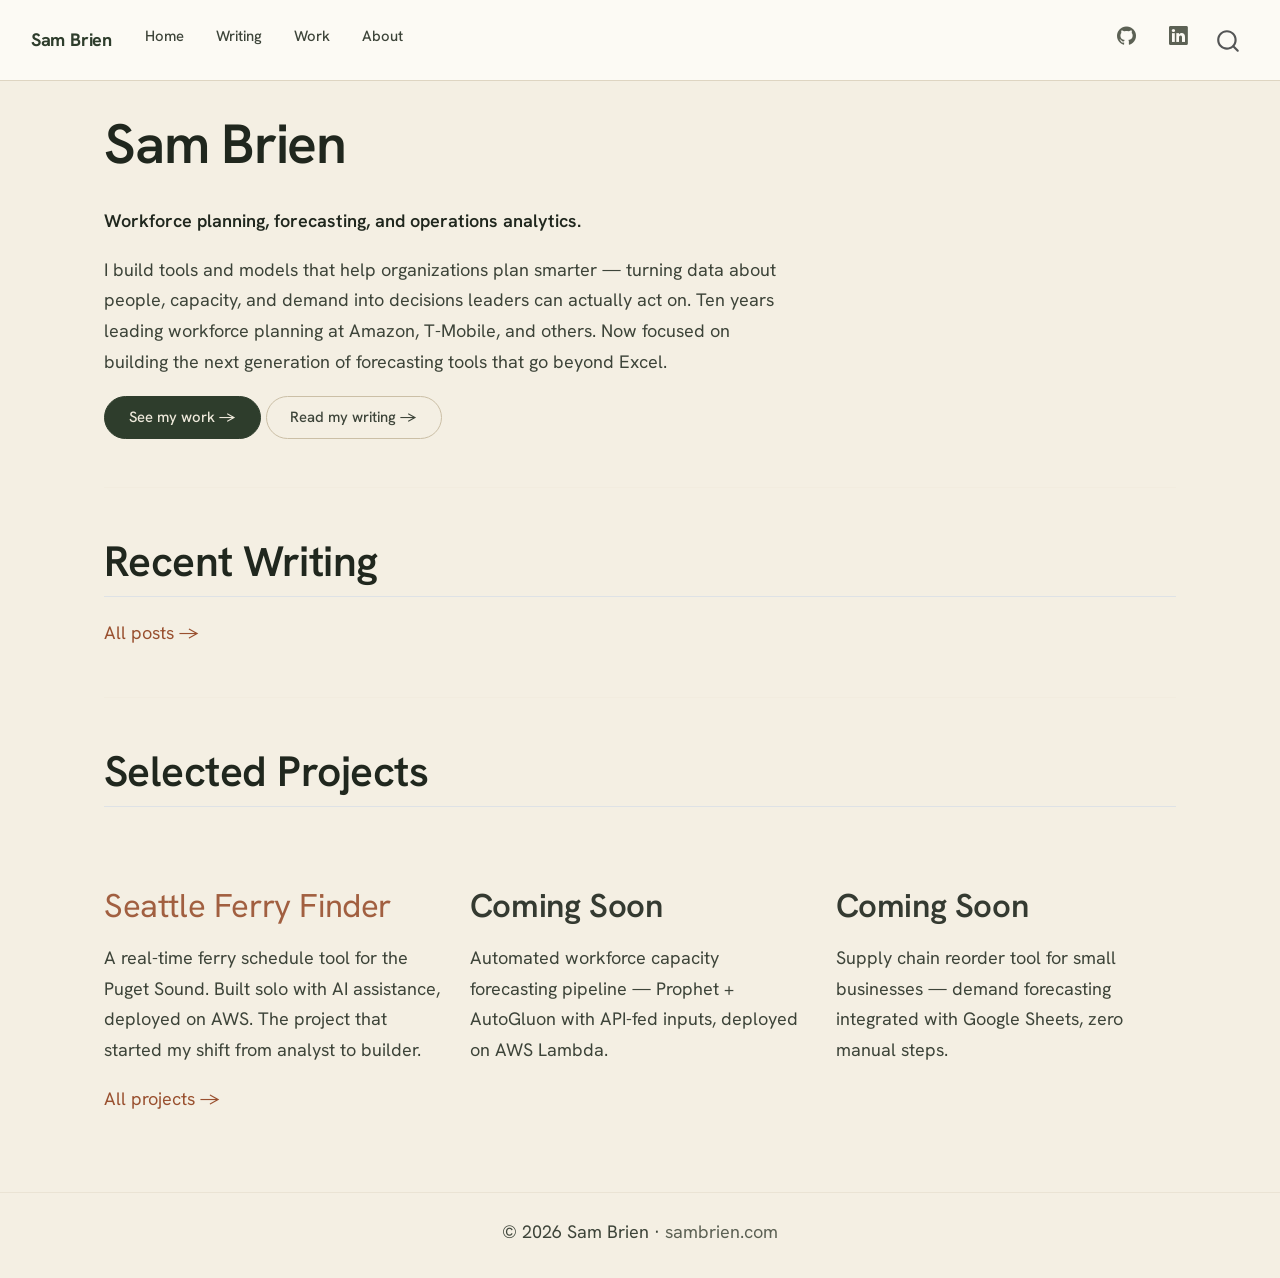
<file: index.html>
<!DOCTYPE html>
<html xmlns="http://www.w3.org/1999/xhtml" lang="en" xml:lang="en"><head>

<meta charset="utf-8">
<meta name="generator" content="quarto-1.9.38">

<meta name="viewport" content="width=device-width, initial-scale=1.0, user-scalable=yes">


<title>Sam Brien</title>
<style>
/* Default styles provided by pandoc.
** See https://pandoc.org/MANUAL.html#variables-for-html for config info.
*/
code{white-space: pre-wrap;}
span.smallcaps{font-variant: small-caps;}
div.columns{display: flex; gap: min(4vw, 1.5em);}
div.column{flex: auto; overflow-x: auto;}
div.hanging-indent{margin-left: 1.5em; text-indent: -1.5em;}
ul.task-list{list-style: none;}
ul.task-list li input[type="checkbox"] {
  width: 0.8em;
  margin: 0 0.8em 0.2em -1em; /* quarto-specific, see https://github.com/quarto-dev/quarto-cli/issues/4556 */ 
  vertical-align: middle;
}
</style>


<script src="site_libs/quarto-nav/quarto-nav.js"></script>
<script src="site_libs/quarto-nav/headroom.min.js"></script>
<script src="site_libs/clipboard/clipboard.min.js"></script>
<script src="site_libs/quarto-search/autocomplete.umd.js"></script>
<script src="site_libs/quarto-search/fuse.min.js"></script>
<script src="site_libs/quarto-search/quarto-search.js"></script>
<meta name="quarto:offset" content="./">
<link href="./assets/favicon.ico" rel="icon">
<script src="site_libs/quarto-html/quarto.js" type="module"></script>
<script src="site_libs/quarto-html/tabsets/tabsets.js" type="module"></script>
<script src="site_libs/quarto-html/popper.min.js"></script>
<script src="site_libs/quarto-html/tippy.umd.min.js"></script>
<link href="site_libs/quarto-html/tippy.css" rel="stylesheet">
<link href="site_libs/quarto-html/quarto-syntax-highlighting-15634bcf2e68342d4ad2dfa704d543f6.css" rel="stylesheet" id="quarto-text-highlighting-styles">
<script src="site_libs/bootstrap/bootstrap.min.js"></script>
<link href="site_libs/bootstrap/bootstrap-icons.css" rel="stylesheet">
<link href="site_libs/bootstrap/bootstrap-9077ea794c0cdbb0e8f18d697f1655a2.min.css" rel="stylesheet" append-hash="true" id="quarto-bootstrap" data-mode="light">
<script id="quarto-search-options" type="application/json">{
  "location": "navbar",
  "copy-button": false,
  "collapse-after": 3,
  "panel-placement": "end",
  "type": "overlay",
  "limit": 50,
  "keyboard-shortcut": [
    "f",
    "/",
    "s"
  ],
  "show-item-context": false,
  "language": {
    "search-no-results-text": "No results",
    "search-matching-documents-text": "matching documents",
    "search-copy-link-title": "Copy link to search",
    "search-hide-matches-text": "Hide additional matches",
    "search-more-match-text": "more match in this document",
    "search-more-matches-text": "more matches in this document",
    "search-clear-button-title": "Clear",
    "search-text-placeholder": "",
    "search-detached-cancel-button-title": "Cancel",
    "search-submit-button-title": "Submit",
    "search-label": "Search"
  }
}</script>


<link rel="stylesheet" href="colors_and_type.css">
<link rel="stylesheet" href="styles.css">
<meta property="og:title" content="– Sam Brien">
<meta property="og:description" content="Workforce planning, forecasting, and operations analytics">
<meta property="og:site_name" content="Sam Brien">
<meta name="twitter:title" content="– Sam Brien">
<meta name="twitter:description" content="Workforce planning, forecasting, and operations analytics">
<meta name="twitter:creator" content="@pugetbound">
<meta name="twitter:card" content="summary">
</head>

<body class="nav-fixed quarto-light">

<div id="quarto-search-results"></div>
  <header id="quarto-header" class="headroom fixed-top">
    <nav class="navbar navbar-expand-lg " data-bs-theme="dark">
      <div class="navbar-container container-fluid">
      <div class="navbar-brand-container mx-auto">
    <a class="navbar-brand" href="./index.html">
    <span class="navbar-title">Sam Brien</span>
    </a>
  </div>
            <div id="quarto-search" class="" title="Search"></div>
          <button class="navbar-toggler" type="button" data-bs-toggle="collapse" data-bs-target="#navbarCollapse" aria-controls="navbarCollapse" role="menu" aria-expanded="false" aria-label="Toggle navigation" onclick="if (window.quartoToggleHeadroom) { window.quartoToggleHeadroom(); }">
  <span class="navbar-toggler-icon"></span>
</button>
          <div class="collapse navbar-collapse" id="navbarCollapse">
            <ul class="navbar-nav navbar-nav-scroll me-auto">
  <li class="nav-item">
    <a class="nav-link active" href="./index.html" aria-current="page"> 
<span class="menu-text">Home</span></a>
  </li>  
  <li class="nav-item">
    <a class="nav-link" href="./blog/index.html"> 
<span class="menu-text">Writing</span></a>
  </li>  
  <li class="nav-item">
    <a class="nav-link" href="./portfolio/index.html"> 
<span class="menu-text">Work</span></a>
  </li>  
  <li class="nav-item">
    <a class="nav-link" href="./about.html"> 
<span class="menu-text">About</span></a>
  </li>  
</ul>
            <ul class="navbar-nav navbar-nav-scroll ms-auto">
  <li class="nav-item compact">
    <a class="nav-link" href="https://github.com/pugetbound"> <i class="bi bi-github" role="img" aria-label="GitHub">
</i> 
<span class="menu-text"></span></a>
  </li>  
  <li class="nav-item compact">
    <a class="nav-link" href="https://linkedin.com/in/sambrien"> <i class="bi bi-linkedin" role="img" aria-label="LinkedIn">
</i> 
<span class="menu-text"></span></a>
  </li>  
</ul>
          </div> <!-- /navcollapse -->
            <div class="quarto-navbar-tools">
</div>
      </div> <!-- /container-fluid -->
    </nav>
</header>
<!-- content -->
<div id="quarto-content" class="quarto-container page-columns page-rows-contents page-layout-full page-navbar">
<!-- sidebar -->
<!-- margin-sidebar -->
    
<!-- main -->
<main class="content column-page" id="quarto-document-content"><header id="title-block-header" class="quarto-title-block"></header>




<section id="sam-brien" class="level1 hero">
<h1>Sam Brien</h1>
<p><strong>Workforce planning, forecasting, and operations analytics.</strong></p>
<p>I build tools and models that help organizations plan smarter — turning data about people, capacity, and demand into decisions leaders can actually act on. Ten years leading workforce planning at Amazon, T-Mobile, and others. Now focused on building the next generation of forecasting tools that go beyond Excel.</p>
<p><a href="./portfolio/index.html" class="btn btn-primary">See my work →</a> <a href="./blog/index.html" class="btn btn-outline-secondary">Read my writing →</a></p>
</section>
<hr>
<section id="recent-writing" class="level2">
<h2 data-anchor-id="recent-writing">Recent Writing</h2>
<div class="listing-recent">

</div>
<!-- Recent posts will auto-populate here once you have posts -->
<p><a href="./blog/index.html">All posts →</a></p>
<hr>
</section>
<section id="selected-projects" class="level2">
<h2 data-anchor-id="selected-projects">Selected Projects</h2>
<div class="grid">
<section id="seattle-ferry-finder" class="level3 g-col-12 g-col-md-4">
<h3 data-anchor-id="seattle-ferry-finder"><a href="./portfolio/seattle-ferry-finder/index.html">Seattle Ferry Finder</a></h3>
<p>A real-time ferry schedule tool for the Puget Sound. Built solo with AI assistance, deployed on AWS. The project that started my shift from analyst to builder.</p>
</section>
<section id="coming-soon" class="level3 g-col-12 g-col-md-4">
<h3 data-anchor-id="coming-soon">Coming Soon</h3>
<p>Automated workforce capacity forecasting pipeline — Prophet + AutoGluon with API-fed inputs, deployed on AWS Lambda.</p>
</section>
<section id="coming-soon-1" class="level3 g-col-12 g-col-md-4">
<h3 data-anchor-id="coming-soon-1">Coming Soon</h3>
<p>Supply chain reorder tool for small businesses — demand forecasting integrated with Google Sheets, zero manual steps.</p>
</section>
</div>
<p><a href="./portfolio/index.html">All projects →</a></p>


</section>

</main> <!-- /main -->
<script id="quarto-html-after-body" type="application/javascript">
  window.document.addEventListener("DOMContentLoaded", function (event) {
    const isCodeAnnotation = (el) => {
      for (const clz of el.classList) {
        if (clz.startsWith('code-annotation-')) {                     
          return true;
        }
      }
      return false;
    }
    const onCopySuccess = function(e) {
      // button target
      const button = e.trigger;
      // don't keep focus
      button.blur();
      // flash "checked"
      button.classList.add('code-copy-button-checked');
      var currentTitle = button.getAttribute("title");
      button.setAttribute("title", "Copied!");
      let tooltip;
      if (window.bootstrap) {
        button.setAttribute("data-bs-toggle", "tooltip");
        button.setAttribute("data-bs-placement", "left");
        button.setAttribute("data-bs-title", "Copied!");
        tooltip = new bootstrap.Tooltip(button, 
          { trigger: "manual", 
            customClass: "code-copy-button-tooltip",
            offset: [0, -8]});
        tooltip.show();    
      }
      setTimeout(function() {
        if (tooltip) {
          tooltip.hide();
          button.removeAttribute("data-bs-title");
          button.removeAttribute("data-bs-toggle");
          button.removeAttribute("data-bs-placement");
        }
        button.setAttribute("title", currentTitle);
        button.classList.remove('code-copy-button-checked');
      }, 1000);
      // clear code selection
      e.clearSelection();
    }
    const getTextToCopy = function(trigger) {
      const outerScaffold = trigger.parentElement.cloneNode(true);
      const codeEl = outerScaffold.querySelector('code');
      for (const childEl of codeEl.children) {
        if (isCodeAnnotation(childEl)) {
          childEl.remove();
        }
      }
      return codeEl.innerText;
    }
    const clipboard = new window.ClipboardJS('.code-copy-button:not([data-in-quarto-modal])', {
      text: getTextToCopy
    });
    clipboard.on('success', onCopySuccess);
    if (window.document.getElementById('quarto-embedded-source-code-modal')) {
      const clipboardModal = new window.ClipboardJS('.code-copy-button[data-in-quarto-modal]', {
        text: getTextToCopy,
        container: window.document.getElementById('quarto-embedded-source-code-modal')
      });
      clipboardModal.on('success', onCopySuccess);
    }
      var localhostRegex = new RegExp(/^(?:http|https):\/\/localhost\:?[0-9]*\//);
      var mailtoRegex = new RegExp(/^mailto:/);
        var filterRegex = new RegExp("https:\/\/sambrien\.com");
      var isInternal = (href) => {
          return filterRegex.test(href) || localhostRegex.test(href) || mailtoRegex.test(href);
      }
      // Inspect non-navigation links and adorn them if external
     var links = window.document.querySelectorAll('a[href]:not(.nav-link):not(.navbar-brand):not(.toc-action):not(.sidebar-link):not(.sidebar-item-toggle):not(.pagination-link):not(.no-external):not([aria-hidden]):not(.dropdown-item):not(.quarto-navigation-tool):not(.about-link)');
      for (var i=0; i<links.length; i++) {
        const link = links[i];
        if (!isInternal(link.href)) {
          // undo the damage that might have been done by quarto-nav.js in the case of
          // links that we want to consider external
          if (link.dataset.originalHref !== undefined) {
            link.href = link.dataset.originalHref;
          }
            // target, if specified
            link.setAttribute("target", "_blank");
            if (link.getAttribute("rel") === null) {
              link.setAttribute("rel", "noopener");
            }
        }
      }
    function tippyHover(el, contentFn, onTriggerFn, onUntriggerFn) {
      const config = {
        allowHTML: true,
        maxWidth: 500,
        delay: 100,
        arrow: false,
        appendTo: function(el) {
            return el.parentElement;
        },
        interactive: true,
        interactiveBorder: 10,
        theme: 'quarto',
        placement: 'bottom-start',
      };
      if (contentFn) {
        config.content = contentFn;
      }
      if (onTriggerFn) {
        config.onTrigger = onTriggerFn;
      }
      if (onUntriggerFn) {
        config.onUntrigger = onUntriggerFn;
      }
      window.tippy(el, config); 
    }
    const noterefs = window.document.querySelectorAll('a[role="doc-noteref"]');
    for (var i=0; i<noterefs.length; i++) {
      const ref = noterefs[i];
      tippyHover(ref, function() {
        // use id or data attribute instead here
        let href = ref.getAttribute('data-footnote-href') || ref.getAttribute('href');
        try { href = new URL(href).hash; } catch {}
        const id = href.replace(/^#\/?/, "");
        const note = window.document.getElementById(id);
        if (note) {
          return note.innerHTML;
        } else {
          return "";
        }
      });
    }
    const xrefs = window.document.querySelectorAll('a.quarto-xref');
    const processXRef = (id, note) => {
      // Strip column container classes
      const stripColumnClz = (el) => {
        el.classList.remove("page-full", "page-columns");
        if (el.children) {
          for (const child of el.children) {
            stripColumnClz(child);
          }
        }
      }
      stripColumnClz(note)
      if (id === null || id.startsWith('sec-')) {
        // Special case sections, only their first couple elements
        const container = document.createElement("div");
        if (note.children && note.children.length > 2) {
          container.appendChild(note.children[0].cloneNode(true));
          for (let i = 1; i < note.children.length; i++) {
            const child = note.children[i];
            if (child.tagName === "P" && child.innerText === "") {
              continue;
            } else {
              container.appendChild(child.cloneNode(true));
              break;
            }
          }
          if (window.Quarto?.typesetMath) {
            window.Quarto.typesetMath(container);
          }
          return container.innerHTML
        } else {
          if (window.Quarto?.typesetMath) {
            window.Quarto.typesetMath(note);
          }
          return note.innerHTML;
        }
      } else {
        // Remove any anchor links if they are present
        const anchorLink = note.querySelector('a.anchorjs-link');
        if (anchorLink) {
          anchorLink.remove();
        }
        if (window.Quarto?.typesetMath) {
          window.Quarto.typesetMath(note);
        }
        if (note.classList.contains("callout")) {
          return note.outerHTML;
        } else {
          return note.innerHTML;
        }
      }
    }
    for (var i=0; i<xrefs.length; i++) {
      const xref = xrefs[i];
      tippyHover(xref, undefined, function(instance) {
        instance.disable();
        let url = xref.getAttribute('href');
        let hash = undefined; 
        if (url.startsWith('#')) {
          hash = url;
        } else {
          try { hash = new URL(url).hash; } catch {}
        }
        if (hash) {
          const id = hash.replace(/^#\/?/, "");
          const note = window.document.getElementById(id);
          if (note !== null) {
            try {
              const html = processXRef(id, note.cloneNode(true));
              instance.setContent(html);
            } finally {
              instance.enable();
              instance.show();
            }
          } else {
            // See if we can fetch this
            fetch(url.split('#')[0])
            .then(res => res.text())
            .then(html => {
              const parser = new DOMParser();
              const htmlDoc = parser.parseFromString(html, "text/html");
              const note = htmlDoc.getElementById(id);
              if (note !== null) {
                const html = processXRef(id, note);
                instance.setContent(html);
              } 
            }).finally(() => {
              instance.enable();
              instance.show();
            });
          }
        } else {
          // See if we can fetch a full url (with no hash to target)
          // This is a special case and we should probably do some content thinning / targeting
          fetch(url)
          .then(res => res.text())
          .then(html => {
            const parser = new DOMParser();
            const htmlDoc = parser.parseFromString(html, "text/html");
            const note = htmlDoc.querySelector('main.content');
            if (note !== null) {
              // This should only happen for chapter cross references
              // (since there is no id in the URL)
              // remove the first header
              if (note.children.length > 0 && note.children[0].tagName === "HEADER") {
                note.children[0].remove();
              }
              const html = processXRef(null, note);
              instance.setContent(html);
            } 
          }).finally(() => {
            instance.enable();
            instance.show();
          });
        }
      }, function(instance) {
      });
    }
        let selectedAnnoteEl;
        const selectorForAnnotation = ( cell, annotation) => {
          let cellAttr = 'data-code-cell="' + cell + '"';
          let lineAttr = 'data-code-annotation="' +  annotation + '"';
          const selector = 'span[' + cellAttr + '][' + lineAttr + ']';
          return selector;
        }
        const selectCodeLines = (annoteEl) => {
          const doc = window.document;
          const targetCell = annoteEl.getAttribute("data-target-cell");
          const targetAnnotation = annoteEl.getAttribute("data-target-annotation");
          const annoteSpan = window.document.querySelector(selectorForAnnotation(targetCell, targetAnnotation));
          const lines = annoteSpan.getAttribute("data-code-lines").split(",");
          const lineIds = lines.map((line) => {
            return targetCell + "-" + line;
          })
          let top = null;
          let height = null;
          let parent = null;
          if (lineIds.length > 0) {
              //compute the position of the single el (top and bottom and make a div)
              const el = window.document.getElementById(lineIds[0]);
              top = el.offsetTop;
              height = el.offsetHeight;
              parent = el.parentElement.parentElement;
            if (lineIds.length > 1) {
              const lastEl = window.document.getElementById(lineIds[lineIds.length - 1]);
              const bottom = lastEl.offsetTop + lastEl.offsetHeight;
              height = bottom - top;
            }
            if (top !== null && height !== null && parent !== null) {
              // cook up a div (if necessary) and position it 
              let div = window.document.getElementById("code-annotation-line-highlight");
              if (div === null) {
                div = window.document.createElement("div");
                div.setAttribute("id", "code-annotation-line-highlight");
                div.style.position = 'absolute';
                parent.appendChild(div);
              }
              div.style.top = top - 2 + "px";
              div.style.height = height + 4 + "px";
              div.style.left = 0;
              let gutterDiv = window.document.getElementById("code-annotation-line-highlight-gutter");
              if (gutterDiv === null) {
                gutterDiv = window.document.createElement("div");
                gutterDiv.setAttribute("id", "code-annotation-line-highlight-gutter");
                gutterDiv.style.position = 'absolute';
                const codeCell = window.document.getElementById(targetCell);
                const gutter = codeCell.querySelector('.code-annotation-gutter');
                gutter.appendChild(gutterDiv);
              }
              gutterDiv.style.top = top - 2 + "px";
              gutterDiv.style.height = height + 4 + "px";
            }
            selectedAnnoteEl = annoteEl;
          }
        };
        const unselectCodeLines = () => {
          const elementsIds = ["code-annotation-line-highlight", "code-annotation-line-highlight-gutter"];
          elementsIds.forEach((elId) => {
            const div = window.document.getElementById(elId);
            if (div) {
              div.remove();
            }
          });
          selectedAnnoteEl = undefined;
        };
          // Handle positioning of the toggle
      window.addEventListener(
        "resize",
        throttle(() => {
          elRect = undefined;
          if (selectedAnnoteEl) {
            selectCodeLines(selectedAnnoteEl);
          }
        }, 10)
      );
      function throttle(fn, ms) {
      let throttle = false;
      let timer;
        return (...args) => {
          if(!throttle) { // first call gets through
              fn.apply(this, args);
              throttle = true;
          } else { // all the others get throttled
              if(timer) clearTimeout(timer); // cancel #2
              timer = setTimeout(() => {
                fn.apply(this, args);
                timer = throttle = false;
              }, ms);
          }
        };
      }
        // Attach click handler to the DT
        const annoteDls = window.document.querySelectorAll('dt[data-target-cell]');
        for (const annoteDlNode of annoteDls) {
          annoteDlNode.addEventListener('click', (event) => {
            const clickedEl = event.target;
            if (clickedEl !== selectedAnnoteEl) {
              unselectCodeLines();
              const activeEl = window.document.querySelector('dt[data-target-cell].code-annotation-active');
              if (activeEl) {
                activeEl.classList.remove('code-annotation-active');
              }
              selectCodeLines(clickedEl);
              clickedEl.classList.add('code-annotation-active');
            } else {
              // Unselect the line
              unselectCodeLines();
              clickedEl.classList.remove('code-annotation-active');
            }
          });
        }
    const findCites = (el) => {
      const parentEl = el.parentElement;
      if (parentEl) {
        const cites = parentEl.dataset.cites;
        if (cites) {
          return {
            el,
            cites: cites.split(' ')
          };
        } else {
          return findCites(el.parentElement)
        }
      } else {
        return undefined;
      }
    };
    var bibliorefs = window.document.querySelectorAll('a[role="doc-biblioref"]');
    for (var i=0; i<bibliorefs.length; i++) {
      const ref = bibliorefs[i];
      const citeInfo = findCites(ref);
      if (citeInfo) {
        tippyHover(citeInfo.el, function() {
          var popup = window.document.createElement('div');
          citeInfo.cites.forEach(function(cite) {
            var citeDiv = window.document.createElement('div');
            citeDiv.classList.add('hanging-indent');
            citeDiv.classList.add('csl-entry');
            var biblioDiv = window.document.getElementById('ref-' + cite);
            if (biblioDiv) {
              citeDiv.innerHTML = biblioDiv.innerHTML;
            }
            popup.appendChild(citeDiv);
          });
          return popup.innerHTML;
        });
      }
    }
  });
  </script>
</div> <!-- /content -->
<footer class="footer">
  <div class="nav-footer">
    <div class="nav-footer-left">
      &nbsp;
    </div>   
    <div class="nav-footer-center">
<p>© 2026 Sam Brien · <a href="https://sambrien.com">sambrien.com</a></p>
</div>
    <div class="nav-footer-right">
      &nbsp;
    </div>
  </div>
</footer>




</body></html>
</file>
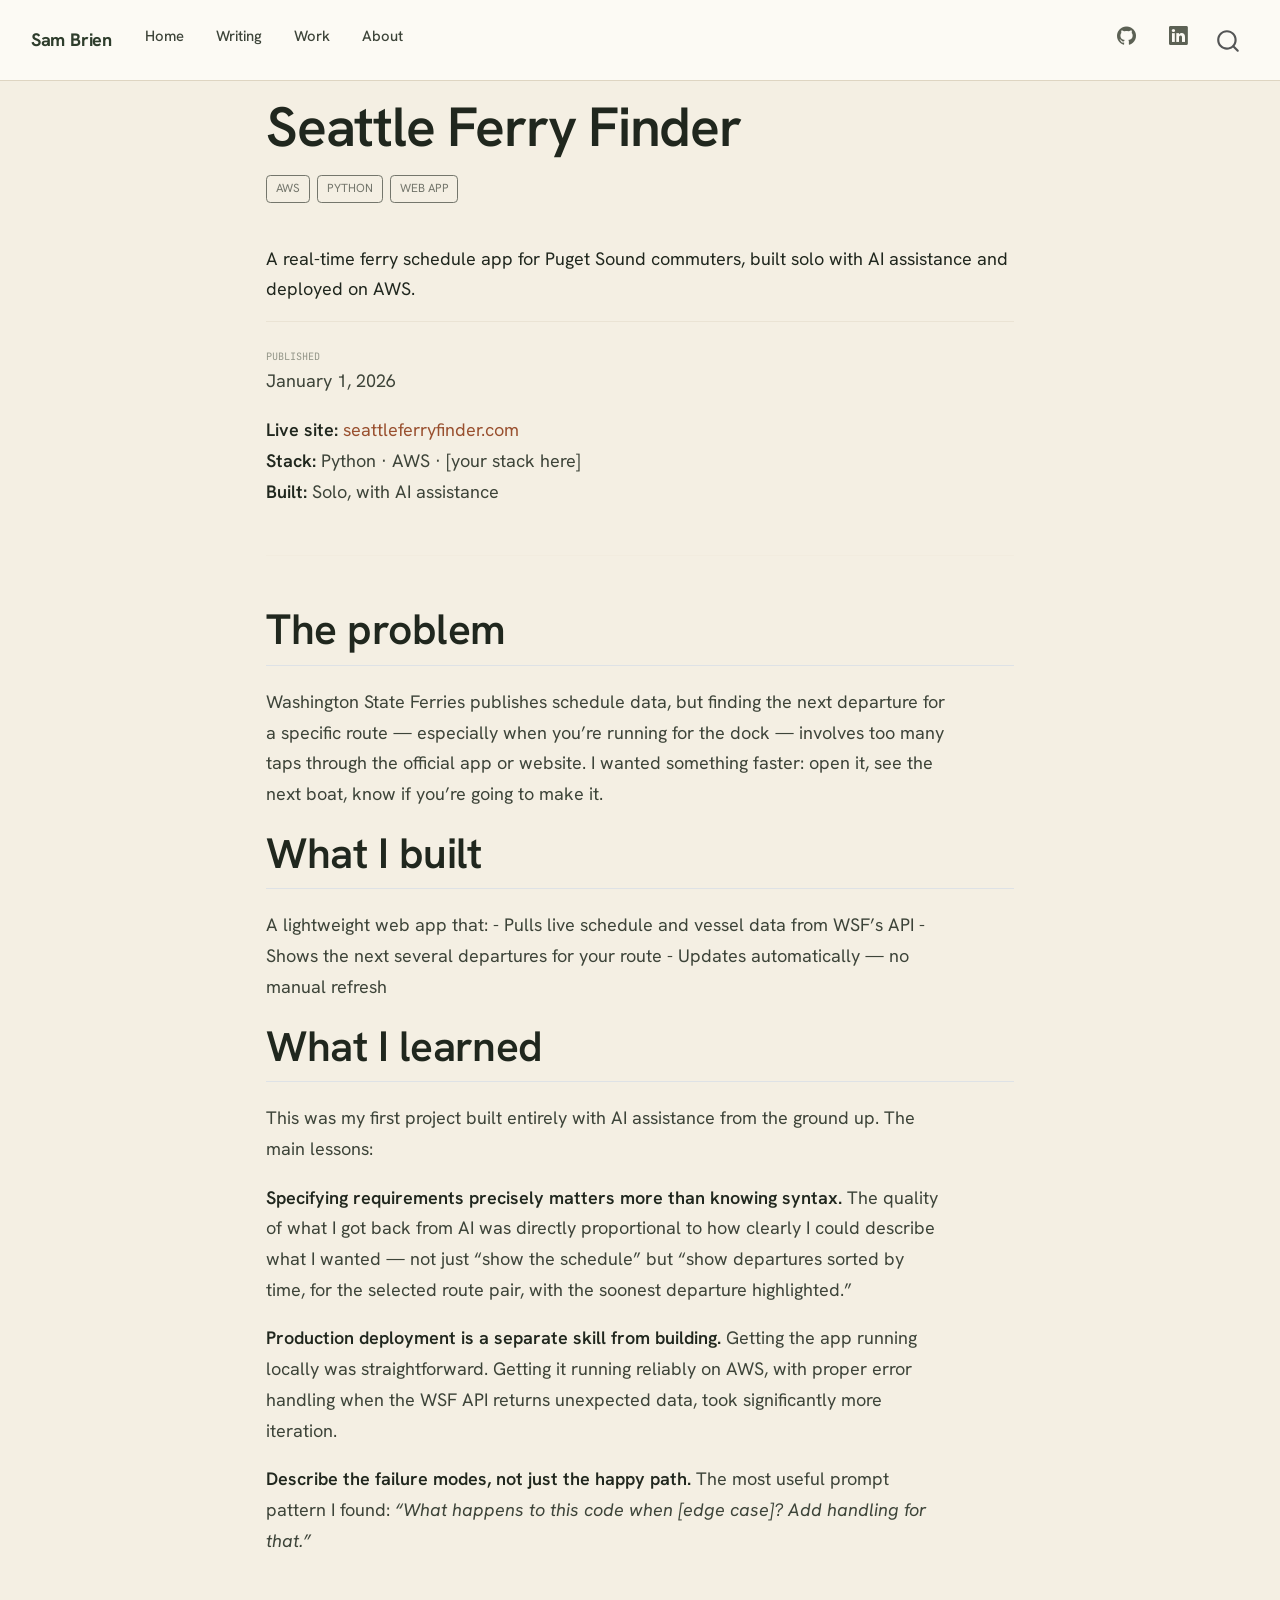
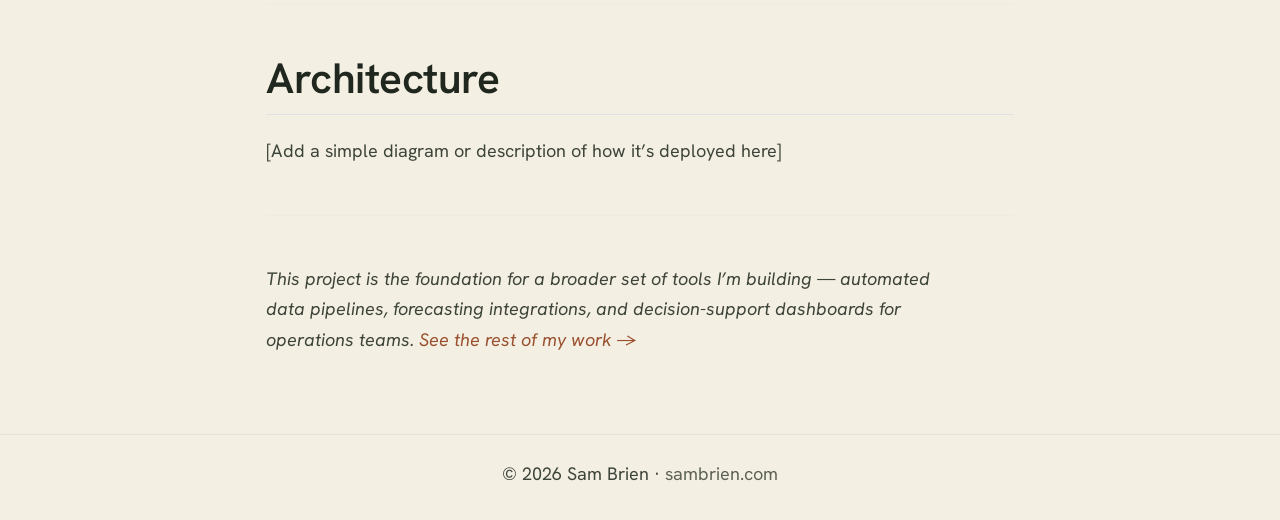
<file: portfolio/seattle-ferry-finder/index.html>
<!DOCTYPE html>
<html xmlns="http://www.w3.org/1999/xhtml" lang="en" xml:lang="en"><head>

<meta charset="utf-8">
<meta name="generator" content="quarto-1.9.38">

<meta name="viewport" content="width=device-width, initial-scale=1.0, user-scalable=yes">

<meta name="dcterms.date" content="2026-01-01">
<meta name="description" content="A real-time ferry schedule app for Puget Sound commuters, built solo with AI assistance and deployed on AWS.">

<title>Seattle Ferry Finder – Sam Brien</title>
<style>
/* Default styles provided by pandoc.
** See https://pandoc.org/MANUAL.html#variables-for-html for config info.
*/
code{white-space: pre-wrap;}
span.smallcaps{font-variant: small-caps;}
div.columns{display: flex; gap: min(4vw, 1.5em);}
div.column{flex: auto; overflow-x: auto;}
div.hanging-indent{margin-left: 1.5em; text-indent: -1.5em;}
ul.task-list{list-style: none;}
ul.task-list li input[type="checkbox"] {
  width: 0.8em;
  margin: 0 0.8em 0.2em -1em; /* quarto-specific, see https://github.com/quarto-dev/quarto-cli/issues/4556 */ 
  vertical-align: middle;
}
</style>


<script src="../../site_libs/quarto-nav/quarto-nav.js"></script>
<script src="../../site_libs/quarto-nav/headroom.min.js"></script>
<script src="../../site_libs/clipboard/clipboard.min.js"></script>
<script src="../../site_libs/quarto-search/autocomplete.umd.js"></script>
<script src="../../site_libs/quarto-search/fuse.min.js"></script>
<script src="../../site_libs/quarto-search/quarto-search.js"></script>
<meta name="quarto:offset" content="../../">
<link href="../../assets/favicon.ico" rel="icon">
<script src="../../site_libs/quarto-html/quarto.js" type="module"></script>
<script src="../../site_libs/quarto-html/tabsets/tabsets.js" type="module"></script>
<script src="../../site_libs/quarto-html/popper.min.js"></script>
<script src="../../site_libs/quarto-html/tippy.umd.min.js"></script>
<link href="../../site_libs/quarto-html/tippy.css" rel="stylesheet">
<link href="../../site_libs/quarto-html/quarto-syntax-highlighting-15634bcf2e68342d4ad2dfa704d543f6.css" rel="stylesheet" id="quarto-text-highlighting-styles">
<script src="../../site_libs/bootstrap/bootstrap.min.js"></script>
<link href="../../site_libs/bootstrap/bootstrap-icons.css" rel="stylesheet">
<link href="../../site_libs/bootstrap/bootstrap-9077ea794c0cdbb0e8f18d697f1655a2.min.css" rel="stylesheet" append-hash="true" id="quarto-bootstrap" data-mode="light">
<script id="quarto-search-options" type="application/json">{
  "location": "navbar",
  "copy-button": false,
  "collapse-after": 3,
  "panel-placement": "end",
  "type": "overlay",
  "limit": 50,
  "keyboard-shortcut": [
    "f",
    "/",
    "s"
  ],
  "show-item-context": false,
  "language": {
    "search-no-results-text": "No results",
    "search-matching-documents-text": "matching documents",
    "search-copy-link-title": "Copy link to search",
    "search-hide-matches-text": "Hide additional matches",
    "search-more-match-text": "more match in this document",
    "search-more-matches-text": "more matches in this document",
    "search-clear-button-title": "Clear",
    "search-text-placeholder": "",
    "search-detached-cancel-button-title": "Cancel",
    "search-submit-button-title": "Submit",
    "search-label": "Search"
  }
}</script>


<link rel="stylesheet" href="../../colors_and_type.css">
<link rel="stylesheet" href="../../styles.css">
<meta property="og:title" content="Seattle Ferry Finder – Sam Brien">
<meta property="og:description" content="A real-time ferry schedule app for Puget Sound commuters, built solo with AI assistance and deployed on AWS.">
<meta property="og:image" content="https://sambrien.com/portfolio/seattle-ferry-finder/seattleferryfinder.gif">
<meta property="og:site_name" content="Sam Brien">
<meta name="twitter:title" content="Seattle Ferry Finder – Sam Brien">
<meta name="twitter:description" content="A real-time ferry schedule app for Puget Sound commuters, built solo with AI assistance and deployed on AWS.">
<meta name="twitter:image" content="https://sambrien.com/portfolio/seattle-ferry-finder/seattleferryfinder.gif">
<meta name="twitter:creator" content="@pugetbound">
<meta name="twitter:card" content="summary_large_image">
</head>

<body class="nav-fixed fullcontent quarto-light">

<div id="quarto-search-results"></div>
  <header id="quarto-header" class="headroom fixed-top">
    <nav class="navbar navbar-expand-lg " data-bs-theme="dark">
      <div class="navbar-container container-fluid">
      <div class="navbar-brand-container mx-auto">
    <a class="navbar-brand" href="../../index.html">
    <span class="navbar-title">Sam Brien</span>
    </a>
  </div>
            <div id="quarto-search" class="" title="Search"></div>
          <button class="navbar-toggler" type="button" data-bs-toggle="collapse" data-bs-target="#navbarCollapse" aria-controls="navbarCollapse" role="menu" aria-expanded="false" aria-label="Toggle navigation" onclick="if (window.quartoToggleHeadroom) { window.quartoToggleHeadroom(); }">
  <span class="navbar-toggler-icon"></span>
</button>
          <div class="collapse navbar-collapse" id="navbarCollapse">
            <ul class="navbar-nav navbar-nav-scroll me-auto">
  <li class="nav-item">
    <a class="nav-link" href="../../index.html"> 
<span class="menu-text">Home</span></a>
  </li>  
  <li class="nav-item">
    <a class="nav-link" href="../../blog/index.html"> 
<span class="menu-text">Writing</span></a>
  </li>  
  <li class="nav-item">
    <a class="nav-link" href="../../portfolio/index.html"> 
<span class="menu-text">Work</span></a>
  </li>  
  <li class="nav-item">
    <a class="nav-link" href="../../about.html"> 
<span class="menu-text">About</span></a>
  </li>  
</ul>
            <ul class="navbar-nav navbar-nav-scroll ms-auto">
  <li class="nav-item compact">
    <a class="nav-link" href="https://github.com/pugetbound"> <i class="bi bi-github" role="img" aria-label="GitHub">
</i> 
<span class="menu-text"></span></a>
  </li>  
  <li class="nav-item compact">
    <a class="nav-link" href="https://linkedin.com/in/sambrien"> <i class="bi bi-linkedin" role="img" aria-label="LinkedIn">
</i> 
<span class="menu-text"></span></a>
  </li>  
</ul>
          </div> <!-- /navcollapse -->
            <div class="quarto-navbar-tools">
</div>
      </div> <!-- /container-fluid -->
    </nav>
</header>
<!-- content -->
<div id="quarto-content" class="quarto-container page-columns page-rows-contents page-layout-article page-navbar">
<!-- sidebar -->
<!-- margin-sidebar -->
    
<!-- main -->
<main class="content" id="quarto-document-content">

<header id="title-block-header" class="quarto-title-block default">
<div class="quarto-title">
<h1 class="title">Seattle Ferry Finder</h1>
  <div class="quarto-categories">
    <div class="quarto-category">AWS</div>
    <div class="quarto-category">Python</div>
    <div class="quarto-category">web app</div>
  </div>
  </div>

<div>
  <div class="description">
    A real-time ferry schedule app for Puget Sound commuters, built solo with AI assistance and deployed on AWS.
  </div>
</div>


<div class="quarto-title-meta">

    
    <div>
    <div class="quarto-title-meta-heading">Published</div>
    <div class="quarto-title-meta-contents">
      <p class="date">January 1, 2026</p>
    </div>
  </div>
  
    
  </div>
  


</header>


<p><strong>Live site:</strong> <a href="https://seattleferryfinder.com">seattleferryfinder.com</a><br>
<strong>Stack:</strong> Python · AWS · [your stack here]<br>
<strong>Built:</strong> Solo, with AI assistance</p>
<hr>
<section id="the-problem" class="level2">
<h2 data-anchor-id="the-problem">The problem</h2>
<p>Washington State Ferries publishes schedule data, but finding the next departure for a specific route — especially when you’re running for the dock — involves too many taps through the official app or website. I wanted something faster: open it, see the next boat, know if you’re going to make it.</p>
</section>
<section id="what-i-built" class="level2">
<h2 data-anchor-id="what-i-built">What I built</h2>
<p>A lightweight web app that: - Pulls live schedule and vessel data from WSF’s API - Shows the next several departures for your route - Updates automatically — no manual refresh</p>
</section>
<section id="what-i-learned" class="level2">
<h2 data-anchor-id="what-i-learned">What I learned</h2>
<p>This was my first project built entirely with AI assistance from the ground up. The main lessons:</p>
<p><strong>Specifying requirements precisely matters more than knowing syntax.</strong> The quality of what I got back from AI was directly proportional to how clearly I could describe what I wanted — not just “show the schedule” but “show departures sorted by time, for the selected route pair, with the soonest departure highlighted.”</p>
<p><strong>Production deployment is a separate skill from building.</strong> Getting the app running locally was straightforward. Getting it running reliably on AWS, with proper error handling when the WSF API returns unexpected data, took significantly more iteration.</p>
<p><strong>Describe the failure modes, not just the happy path.</strong> The most useful prompt pattern I found: <em>“What happens to this code when [edge case]? Add handling for that.”</em></p>
<hr>
</section>
<section id="architecture" class="level2">
<h2 data-anchor-id="architecture">Architecture</h2>
<p>[Add a simple diagram or description of how it’s deployed here]</p>
<hr>
<p><em>This project is the foundation for a broader set of tools I’m building — automated data pipelines, forecasting integrations, and decision-support dashboards for operations teams. <a href="../../portfolio/index.html">See the rest of my work →</a></em></p>


</section>

</main> <!-- /main -->
<script id="quarto-html-after-body" type="application/javascript">
  window.document.addEventListener("DOMContentLoaded", function (event) {
    const isCodeAnnotation = (el) => {
      for (const clz of el.classList) {
        if (clz.startsWith('code-annotation-')) {                     
          return true;
        }
      }
      return false;
    }
    const onCopySuccess = function(e) {
      // button target
      const button = e.trigger;
      // don't keep focus
      button.blur();
      // flash "checked"
      button.classList.add('code-copy-button-checked');
      var currentTitle = button.getAttribute("title");
      button.setAttribute("title", "Copied!");
      let tooltip;
      if (window.bootstrap) {
        button.setAttribute("data-bs-toggle", "tooltip");
        button.setAttribute("data-bs-placement", "left");
        button.setAttribute("data-bs-title", "Copied!");
        tooltip = new bootstrap.Tooltip(button, 
          { trigger: "manual", 
            customClass: "code-copy-button-tooltip",
            offset: [0, -8]});
        tooltip.show();    
      }
      setTimeout(function() {
        if (tooltip) {
          tooltip.hide();
          button.removeAttribute("data-bs-title");
          button.removeAttribute("data-bs-toggle");
          button.removeAttribute("data-bs-placement");
        }
        button.setAttribute("title", currentTitle);
        button.classList.remove('code-copy-button-checked');
      }, 1000);
      // clear code selection
      e.clearSelection();
    }
    const getTextToCopy = function(trigger) {
      const outerScaffold = trigger.parentElement.cloneNode(true);
      const codeEl = outerScaffold.querySelector('code');
      for (const childEl of codeEl.children) {
        if (isCodeAnnotation(childEl)) {
          childEl.remove();
        }
      }
      return codeEl.innerText;
    }
    const clipboard = new window.ClipboardJS('.code-copy-button:not([data-in-quarto-modal])', {
      text: getTextToCopy
    });
    clipboard.on('success', onCopySuccess);
    if (window.document.getElementById('quarto-embedded-source-code-modal')) {
      const clipboardModal = new window.ClipboardJS('.code-copy-button[data-in-quarto-modal]', {
        text: getTextToCopy,
        container: window.document.getElementById('quarto-embedded-source-code-modal')
      });
      clipboardModal.on('success', onCopySuccess);
    }
      var localhostRegex = new RegExp(/^(?:http|https):\/\/localhost\:?[0-9]*\//);
      var mailtoRegex = new RegExp(/^mailto:/);
        var filterRegex = new RegExp("https:\/\/sambrien\.com");
      var isInternal = (href) => {
          return filterRegex.test(href) || localhostRegex.test(href) || mailtoRegex.test(href);
      }
      // Inspect non-navigation links and adorn them if external
     var links = window.document.querySelectorAll('a[href]:not(.nav-link):not(.navbar-brand):not(.toc-action):not(.sidebar-link):not(.sidebar-item-toggle):not(.pagination-link):not(.no-external):not([aria-hidden]):not(.dropdown-item):not(.quarto-navigation-tool):not(.about-link)');
      for (var i=0; i<links.length; i++) {
        const link = links[i];
        if (!isInternal(link.href)) {
          // undo the damage that might have been done by quarto-nav.js in the case of
          // links that we want to consider external
          if (link.dataset.originalHref !== undefined) {
            link.href = link.dataset.originalHref;
          }
            // target, if specified
            link.setAttribute("target", "_blank");
            if (link.getAttribute("rel") === null) {
              link.setAttribute("rel", "noopener");
            }
        }
      }
    function tippyHover(el, contentFn, onTriggerFn, onUntriggerFn) {
      const config = {
        allowHTML: true,
        maxWidth: 500,
        delay: 100,
        arrow: false,
        appendTo: function(el) {
            return el.parentElement;
        },
        interactive: true,
        interactiveBorder: 10,
        theme: 'quarto',
        placement: 'bottom-start',
      };
      if (contentFn) {
        config.content = contentFn;
      }
      if (onTriggerFn) {
        config.onTrigger = onTriggerFn;
      }
      if (onUntriggerFn) {
        config.onUntrigger = onUntriggerFn;
      }
      window.tippy(el, config); 
    }
    const noterefs = window.document.querySelectorAll('a[role="doc-noteref"]');
    for (var i=0; i<noterefs.length; i++) {
      const ref = noterefs[i];
      tippyHover(ref, function() {
        // use id or data attribute instead here
        let href = ref.getAttribute('data-footnote-href') || ref.getAttribute('href');
        try { href = new URL(href).hash; } catch {}
        const id = href.replace(/^#\/?/, "");
        const note = window.document.getElementById(id);
        if (note) {
          return note.innerHTML;
        } else {
          return "";
        }
      });
    }
    const xrefs = window.document.querySelectorAll('a.quarto-xref');
    const processXRef = (id, note) => {
      // Strip column container classes
      const stripColumnClz = (el) => {
        el.classList.remove("page-full", "page-columns");
        if (el.children) {
          for (const child of el.children) {
            stripColumnClz(child);
          }
        }
      }
      stripColumnClz(note)
      if (id === null || id.startsWith('sec-')) {
        // Special case sections, only their first couple elements
        const container = document.createElement("div");
        if (note.children && note.children.length > 2) {
          container.appendChild(note.children[0].cloneNode(true));
          for (let i = 1; i < note.children.length; i++) {
            const child = note.children[i];
            if (child.tagName === "P" && child.innerText === "") {
              continue;
            } else {
              container.appendChild(child.cloneNode(true));
              break;
            }
          }
          if (window.Quarto?.typesetMath) {
            window.Quarto.typesetMath(container);
          }
          return container.innerHTML
        } else {
          if (window.Quarto?.typesetMath) {
            window.Quarto.typesetMath(note);
          }
          return note.innerHTML;
        }
      } else {
        // Remove any anchor links if they are present
        const anchorLink = note.querySelector('a.anchorjs-link');
        if (anchorLink) {
          anchorLink.remove();
        }
        if (window.Quarto?.typesetMath) {
          window.Quarto.typesetMath(note);
        }
        if (note.classList.contains("callout")) {
          return note.outerHTML;
        } else {
          return note.innerHTML;
        }
      }
    }
    for (var i=0; i<xrefs.length; i++) {
      const xref = xrefs[i];
      tippyHover(xref, undefined, function(instance) {
        instance.disable();
        let url = xref.getAttribute('href');
        let hash = undefined; 
        if (url.startsWith('#')) {
          hash = url;
        } else {
          try { hash = new URL(url).hash; } catch {}
        }
        if (hash) {
          const id = hash.replace(/^#\/?/, "");
          const note = window.document.getElementById(id);
          if (note !== null) {
            try {
              const html = processXRef(id, note.cloneNode(true));
              instance.setContent(html);
            } finally {
              instance.enable();
              instance.show();
            }
          } else {
            // See if we can fetch this
            fetch(url.split('#')[0])
            .then(res => res.text())
            .then(html => {
              const parser = new DOMParser();
              const htmlDoc = parser.parseFromString(html, "text/html");
              const note = htmlDoc.getElementById(id);
              if (note !== null) {
                const html = processXRef(id, note);
                instance.setContent(html);
              } 
            }).finally(() => {
              instance.enable();
              instance.show();
            });
          }
        } else {
          // See if we can fetch a full url (with no hash to target)
          // This is a special case and we should probably do some content thinning / targeting
          fetch(url)
          .then(res => res.text())
          .then(html => {
            const parser = new DOMParser();
            const htmlDoc = parser.parseFromString(html, "text/html");
            const note = htmlDoc.querySelector('main.content');
            if (note !== null) {
              // This should only happen for chapter cross references
              // (since there is no id in the URL)
              // remove the first header
              if (note.children.length > 0 && note.children[0].tagName === "HEADER") {
                note.children[0].remove();
              }
              const html = processXRef(null, note);
              instance.setContent(html);
            } 
          }).finally(() => {
            instance.enable();
            instance.show();
          });
        }
      }, function(instance) {
      });
    }
        let selectedAnnoteEl;
        const selectorForAnnotation = ( cell, annotation) => {
          let cellAttr = 'data-code-cell="' + cell + '"';
          let lineAttr = 'data-code-annotation="' +  annotation + '"';
          const selector = 'span[' + cellAttr + '][' + lineAttr + ']';
          return selector;
        }
        const selectCodeLines = (annoteEl) => {
          const doc = window.document;
          const targetCell = annoteEl.getAttribute("data-target-cell");
          const targetAnnotation = annoteEl.getAttribute("data-target-annotation");
          const annoteSpan = window.document.querySelector(selectorForAnnotation(targetCell, targetAnnotation));
          const lines = annoteSpan.getAttribute("data-code-lines").split(",");
          const lineIds = lines.map((line) => {
            return targetCell + "-" + line;
          })
          let top = null;
          let height = null;
          let parent = null;
          if (lineIds.length > 0) {
              //compute the position of the single el (top and bottom and make a div)
              const el = window.document.getElementById(lineIds[0]);
              top = el.offsetTop;
              height = el.offsetHeight;
              parent = el.parentElement.parentElement;
            if (lineIds.length > 1) {
              const lastEl = window.document.getElementById(lineIds[lineIds.length - 1]);
              const bottom = lastEl.offsetTop + lastEl.offsetHeight;
              height = bottom - top;
            }
            if (top !== null && height !== null && parent !== null) {
              // cook up a div (if necessary) and position it 
              let div = window.document.getElementById("code-annotation-line-highlight");
              if (div === null) {
                div = window.document.createElement("div");
                div.setAttribute("id", "code-annotation-line-highlight");
                div.style.position = 'absolute';
                parent.appendChild(div);
              }
              div.style.top = top - 2 + "px";
              div.style.height = height + 4 + "px";
              div.style.left = 0;
              let gutterDiv = window.document.getElementById("code-annotation-line-highlight-gutter");
              if (gutterDiv === null) {
                gutterDiv = window.document.createElement("div");
                gutterDiv.setAttribute("id", "code-annotation-line-highlight-gutter");
                gutterDiv.style.position = 'absolute';
                const codeCell = window.document.getElementById(targetCell);
                const gutter = codeCell.querySelector('.code-annotation-gutter');
                gutter.appendChild(gutterDiv);
              }
              gutterDiv.style.top = top - 2 + "px";
              gutterDiv.style.height = height + 4 + "px";
            }
            selectedAnnoteEl = annoteEl;
          }
        };
        const unselectCodeLines = () => {
          const elementsIds = ["code-annotation-line-highlight", "code-annotation-line-highlight-gutter"];
          elementsIds.forEach((elId) => {
            const div = window.document.getElementById(elId);
            if (div) {
              div.remove();
            }
          });
          selectedAnnoteEl = undefined;
        };
          // Handle positioning of the toggle
      window.addEventListener(
        "resize",
        throttle(() => {
          elRect = undefined;
          if (selectedAnnoteEl) {
            selectCodeLines(selectedAnnoteEl);
          }
        }, 10)
      );
      function throttle(fn, ms) {
      let throttle = false;
      let timer;
        return (...args) => {
          if(!throttle) { // first call gets through
              fn.apply(this, args);
              throttle = true;
          } else { // all the others get throttled
              if(timer) clearTimeout(timer); // cancel #2
              timer = setTimeout(() => {
                fn.apply(this, args);
                timer = throttle = false;
              }, ms);
          }
        };
      }
        // Attach click handler to the DT
        const annoteDls = window.document.querySelectorAll('dt[data-target-cell]');
        for (const annoteDlNode of annoteDls) {
          annoteDlNode.addEventListener('click', (event) => {
            const clickedEl = event.target;
            if (clickedEl !== selectedAnnoteEl) {
              unselectCodeLines();
              const activeEl = window.document.querySelector('dt[data-target-cell].code-annotation-active');
              if (activeEl) {
                activeEl.classList.remove('code-annotation-active');
              }
              selectCodeLines(clickedEl);
              clickedEl.classList.add('code-annotation-active');
            } else {
              // Unselect the line
              unselectCodeLines();
              clickedEl.classList.remove('code-annotation-active');
            }
          });
        }
    const findCites = (el) => {
      const parentEl = el.parentElement;
      if (parentEl) {
        const cites = parentEl.dataset.cites;
        if (cites) {
          return {
            el,
            cites: cites.split(' ')
          };
        } else {
          return findCites(el.parentElement)
        }
      } else {
        return undefined;
      }
    };
    var bibliorefs = window.document.querySelectorAll('a[role="doc-biblioref"]');
    for (var i=0; i<bibliorefs.length; i++) {
      const ref = bibliorefs[i];
      const citeInfo = findCites(ref);
      if (citeInfo) {
        tippyHover(citeInfo.el, function() {
          var popup = window.document.createElement('div');
          citeInfo.cites.forEach(function(cite) {
            var citeDiv = window.document.createElement('div');
            citeDiv.classList.add('hanging-indent');
            citeDiv.classList.add('csl-entry');
            var biblioDiv = window.document.getElementById('ref-' + cite);
            if (biblioDiv) {
              citeDiv.innerHTML = biblioDiv.innerHTML;
            }
            popup.appendChild(citeDiv);
          });
          return popup.innerHTML;
        });
      }
    }
  });
  </script>
</div> <!-- /content -->
<footer class="footer">
  <div class="nav-footer">
    <div class="nav-footer-left">
      &nbsp;
    </div>   
    <div class="nav-footer-center">
<p>© 2026 Sam Brien · <a href="https://sambrien.com">sambrien.com</a></p>
</div>
    <div class="nav-footer-right">
      &nbsp;
    </div>
  </div>
</footer>




</body></html>
</file>
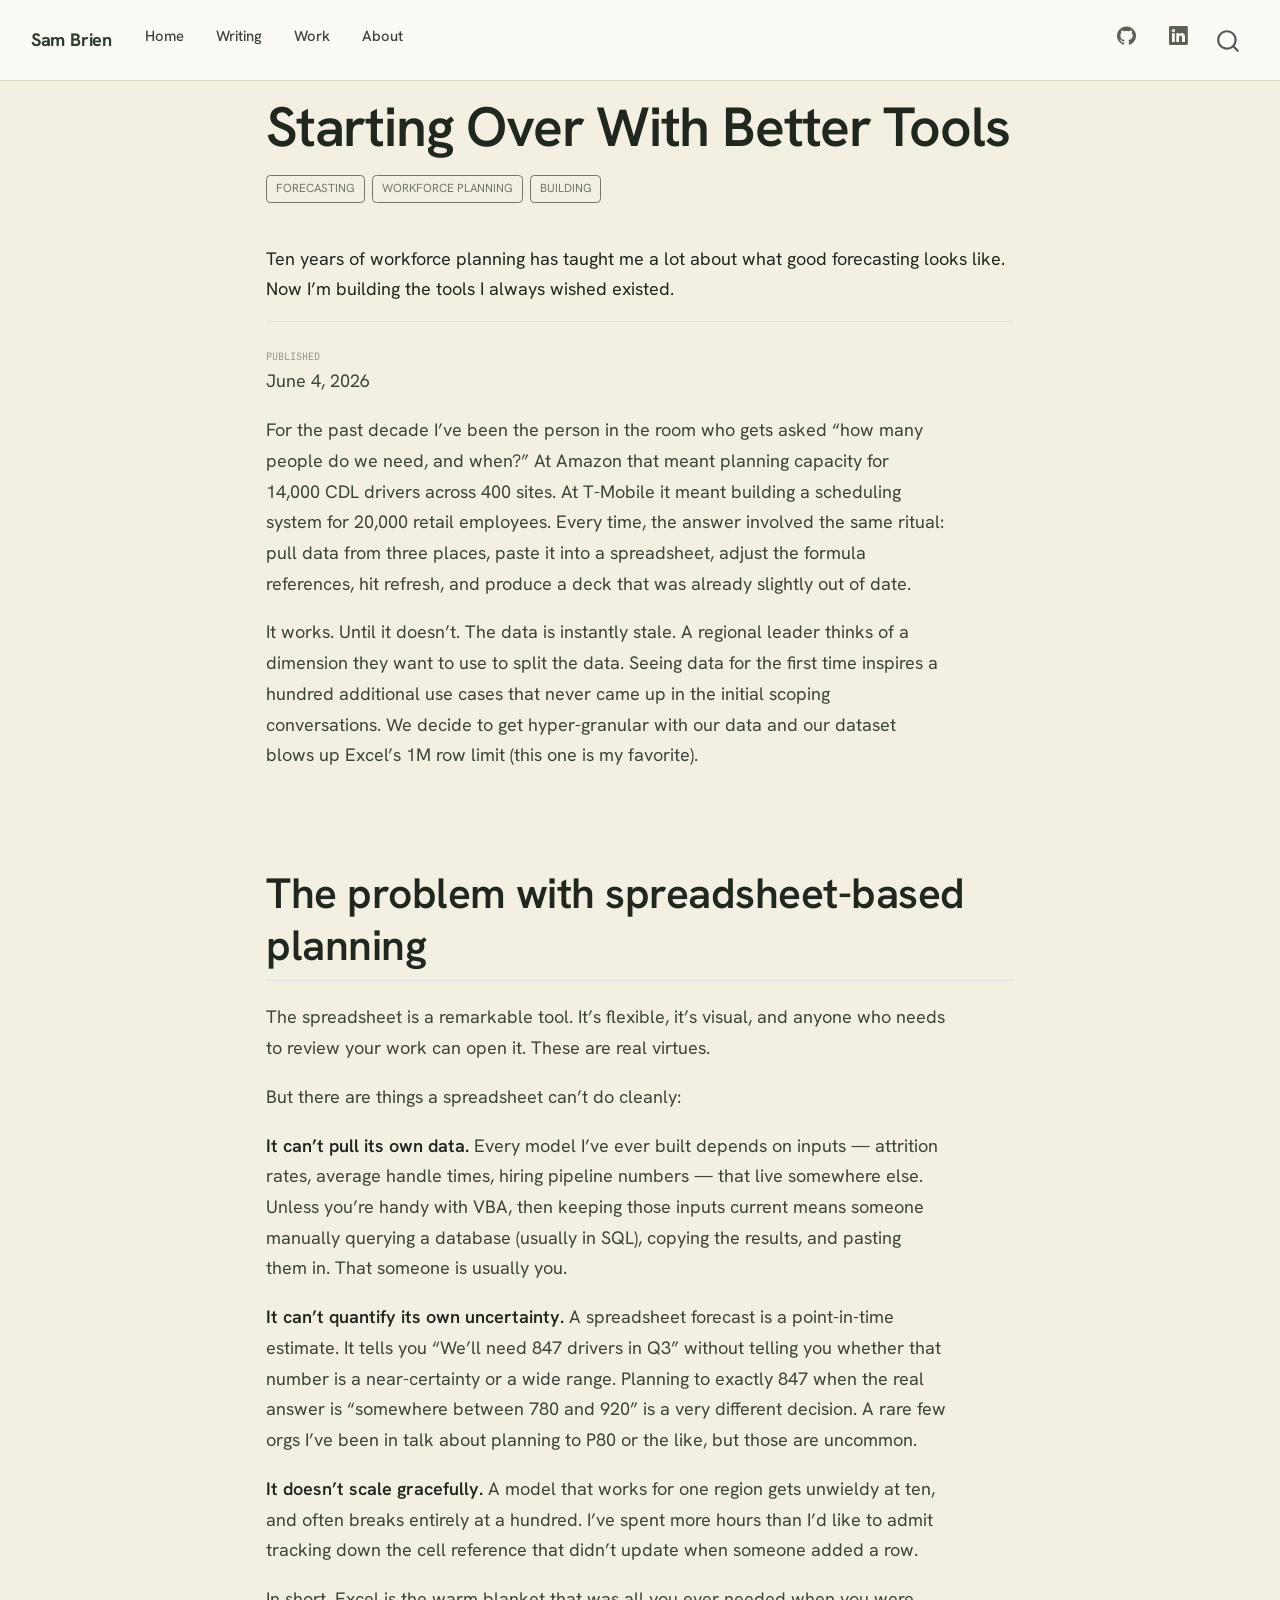
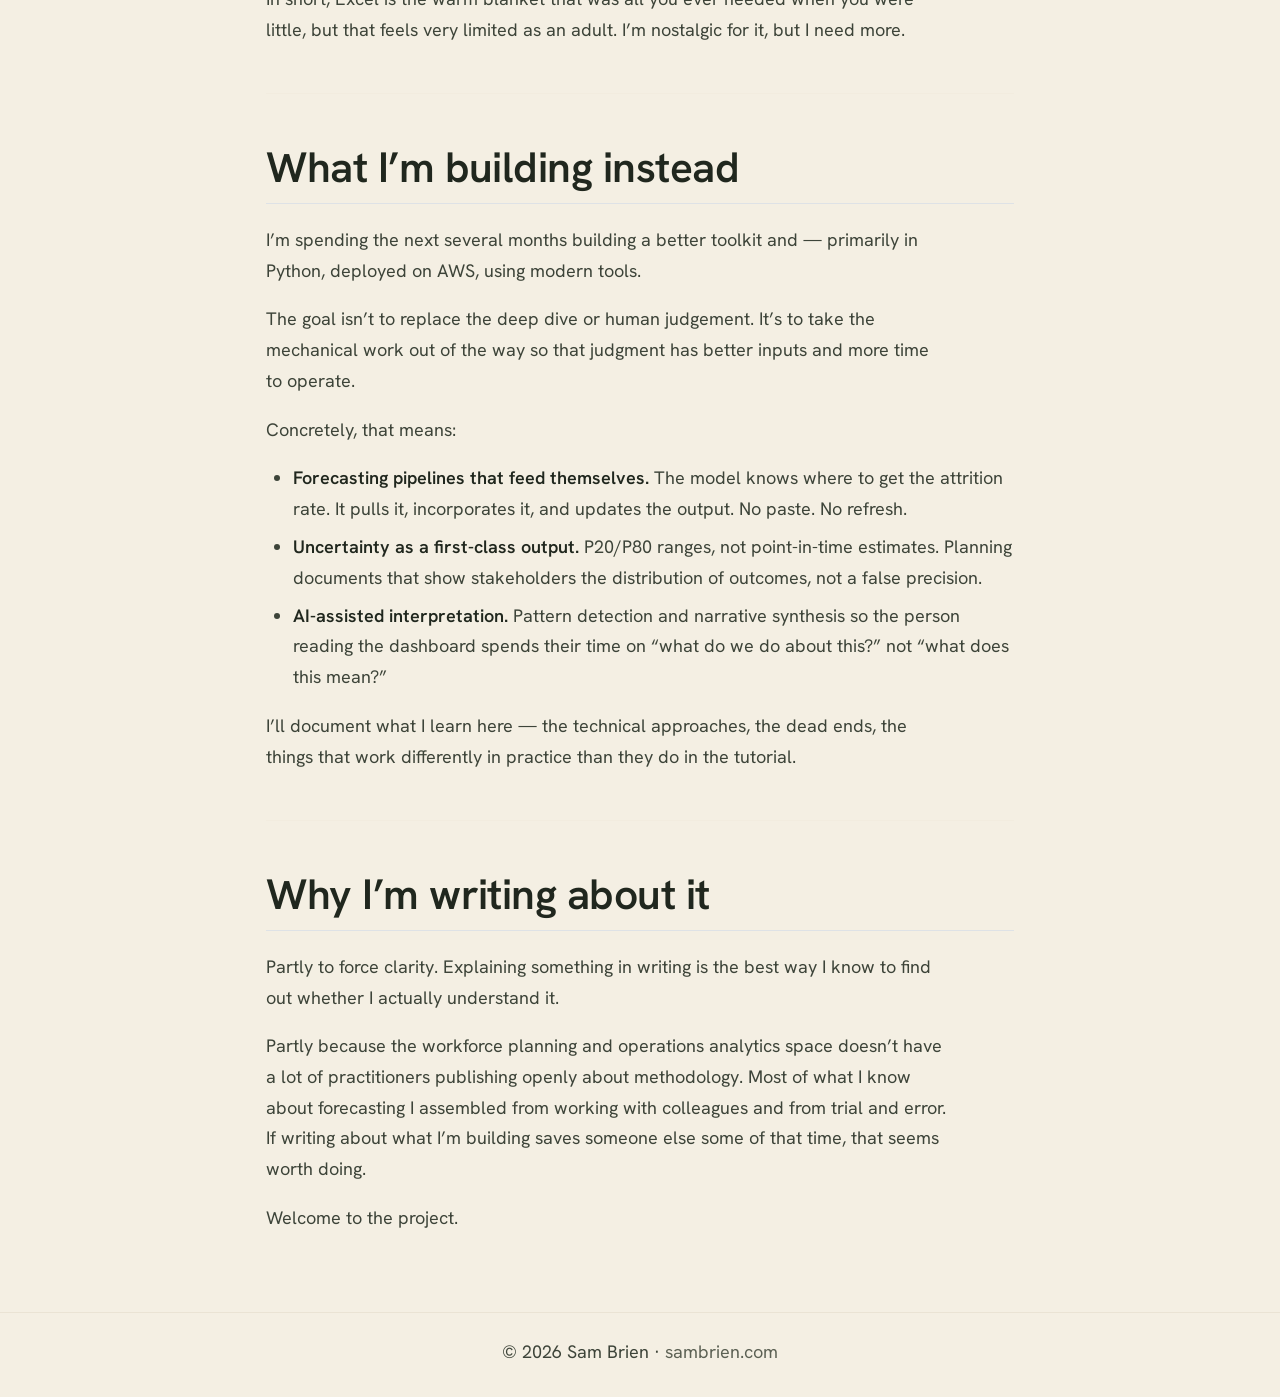
<file: blog/posts/2026-06-04-getting-started/index.html>
<!DOCTYPE html>
<html xmlns="http://www.w3.org/1999/xhtml" lang="en" xml:lang="en"><head>

<meta charset="utf-8">
<meta name="generator" content="quarto-1.9.38">

<meta name="viewport" content="width=device-width, initial-scale=1.0, user-scalable=yes">

<meta name="dcterms.date" content="2026-06-04">
<meta name="description" content="Ten years of workforce planning has taught me a lot about what good forecasting looks like. Now I’m building the tools I always wished existed.">

<title>Starting Over With Better Tools – Sam Brien</title>
<style>
/* Default styles provided by pandoc.
** See https://pandoc.org/MANUAL.html#variables-for-html for config info.
*/
code{white-space: pre-wrap;}
span.smallcaps{font-variant: small-caps;}
div.columns{display: flex; gap: min(4vw, 1.5em);}
div.column{flex: auto; overflow-x: auto;}
div.hanging-indent{margin-left: 1.5em; text-indent: -1.5em;}
ul.task-list{list-style: none;}
ul.task-list li input[type="checkbox"] {
  width: 0.8em;
  margin: 0 0.8em 0.2em -1em; /* quarto-specific, see https://github.com/quarto-dev/quarto-cli/issues/4556 */ 
  vertical-align: middle;
}
</style>


<script src="../../../site_libs/quarto-nav/quarto-nav.js"></script>
<script src="../../../site_libs/quarto-nav/headroom.min.js"></script>
<script src="../../../site_libs/clipboard/clipboard.min.js"></script>
<script src="../../../site_libs/quarto-search/autocomplete.umd.js"></script>
<script src="../../../site_libs/quarto-search/fuse.min.js"></script>
<script src="../../../site_libs/quarto-search/quarto-search.js"></script>
<meta name="quarto:offset" content="../../../">
<link href="../../../assets/favicon.ico" rel="icon">
<script src="../../../site_libs/quarto-html/quarto.js" type="module"></script>
<script src="../../../site_libs/quarto-html/tabsets/tabsets.js" type="module"></script>
<script src="../../../site_libs/quarto-html/popper.min.js"></script>
<script src="../../../site_libs/quarto-html/tippy.umd.min.js"></script>
<link href="../../../site_libs/quarto-html/tippy.css" rel="stylesheet">
<link href="../../../site_libs/quarto-html/quarto-syntax-highlighting-15634bcf2e68342d4ad2dfa704d543f6.css" rel="stylesheet" id="quarto-text-highlighting-styles">
<script src="../../../site_libs/bootstrap/bootstrap.min.js"></script>
<link href="../../../site_libs/bootstrap/bootstrap-icons.css" rel="stylesheet">
<link href="../../../site_libs/bootstrap/bootstrap-9077ea794c0cdbb0e8f18d697f1655a2.min.css" rel="stylesheet" append-hash="true" id="quarto-bootstrap" data-mode="light">
<script id="quarto-search-options" type="application/json">{
  "location": "navbar",
  "copy-button": false,
  "collapse-after": 3,
  "panel-placement": "end",
  "type": "overlay",
  "limit": 50,
  "keyboard-shortcut": [
    "f",
    "/",
    "s"
  ],
  "show-item-context": false,
  "language": {
    "search-no-results-text": "No results",
    "search-matching-documents-text": "matching documents",
    "search-copy-link-title": "Copy link to search",
    "search-hide-matches-text": "Hide additional matches",
    "search-more-match-text": "more match in this document",
    "search-more-matches-text": "more matches in this document",
    "search-clear-button-title": "Clear",
    "search-text-placeholder": "",
    "search-detached-cancel-button-title": "Cancel",
    "search-submit-button-title": "Submit",
    "search-label": "Search"
  }
}</script>


<link rel="stylesheet" href="../../../colors_and_type.css">
<link rel="stylesheet" href="../../../styles.css">
<meta property="og:title" content="Starting Over With Better Tools – Sam Brien">
<meta property="og:description" content="Ten years of workforce planning has taught me a lot about what good forecasting looks like. Now I’m building the tools I always wished existed.">
<meta property="og:image" content="https://sambrien.com/blog/posts/2026-06-04-getting-started/thumbnail.png">
<meta property="og:site_name" content="Sam Brien">
<meta name="twitter:title" content="Starting Over With Better Tools – Sam Brien">
<meta name="twitter:description" content="Ten years of workforce planning has taught me a lot about what good forecasting looks like. Now I’m building the tools I always wished existed.">
<meta name="twitter:image" content="https://sambrien.com/blog/posts/2026-06-04-getting-started/thumbnail.png">
<meta name="twitter:creator" content="@pugetbound">
<meta name="twitter:card" content="summary_large_image">
</head>

<body class="nav-fixed fullcontent quarto-light">

<div id="quarto-search-results"></div>
  <header id="quarto-header" class="headroom fixed-top">
    <nav class="navbar navbar-expand-lg " data-bs-theme="dark">
      <div class="navbar-container container-fluid">
      <div class="navbar-brand-container mx-auto">
    <a class="navbar-brand" href="../../../index.html">
    <span class="navbar-title">Sam Brien</span>
    </a>
  </div>
            <div id="quarto-search" class="" title="Search"></div>
          <button class="navbar-toggler" type="button" data-bs-toggle="collapse" data-bs-target="#navbarCollapse" aria-controls="navbarCollapse" role="menu" aria-expanded="false" aria-label="Toggle navigation" onclick="if (window.quartoToggleHeadroom) { window.quartoToggleHeadroom(); }">
  <span class="navbar-toggler-icon"></span>
</button>
          <div class="collapse navbar-collapse" id="navbarCollapse">
            <ul class="navbar-nav navbar-nav-scroll me-auto">
  <li class="nav-item">
    <a class="nav-link" href="../../../index.html"> 
<span class="menu-text">Home</span></a>
  </li>  
  <li class="nav-item">
    <a class="nav-link" href="../../../blog/index.html"> 
<span class="menu-text">Writing</span></a>
  </li>  
  <li class="nav-item">
    <a class="nav-link" href="../../../portfolio/index.html"> 
<span class="menu-text">Work</span></a>
  </li>  
  <li class="nav-item">
    <a class="nav-link" href="../../../about.html"> 
<span class="menu-text">About</span></a>
  </li>  
</ul>
            <ul class="navbar-nav navbar-nav-scroll ms-auto">
  <li class="nav-item compact">
    <a class="nav-link" href="https://github.com/pugetbound"> <i class="bi bi-github" role="img" aria-label="GitHub">
</i> 
<span class="menu-text"></span></a>
  </li>  
  <li class="nav-item compact">
    <a class="nav-link" href="https://linkedin.com/in/sambrien"> <i class="bi bi-linkedin" role="img" aria-label="LinkedIn">
</i> 
<span class="menu-text"></span></a>
  </li>  
</ul>
          </div> <!-- /navcollapse -->
            <div class="quarto-navbar-tools">
</div>
      </div> <!-- /container-fluid -->
    </nav>
</header>
<!-- content -->
<div id="quarto-content" class="quarto-container page-columns page-rows-contents page-layout-article page-navbar">
<!-- sidebar -->
<!-- margin-sidebar -->
    
<!-- main -->
<main class="content" id="quarto-document-content">

<header id="title-block-header" class="quarto-title-block default">
<div class="quarto-title">
<h1 class="title">Starting Over With Better Tools</h1>
  <div class="quarto-categories">
    <div class="quarto-category">forecasting</div>
    <div class="quarto-category">workforce planning</div>
    <div class="quarto-category">building</div>
  </div>
  </div>

<div>
  <div class="description">
    Ten years of workforce planning has taught me a lot about what good forecasting looks like. Now I’m building the tools I always wished existed.
  </div>
</div>


<div class="quarto-title-meta">

    
    <div>
    <div class="quarto-title-meta-heading">Published</div>
    <div class="quarto-title-meta-contents">
      <p class="date">June 4, 2026</p>
    </div>
  </div>
  
    
  </div>
  


</header>


<p>For the past decade I’ve been the person in the room who gets asked “how many people do we need, and when?” At Amazon that meant planning capacity for 14,000 CDL drivers across 400 sites. At T-Mobile it meant building a scheduling system for 20,000 retail employees. Every time, the answer involved the same ritual: pull data from three places, paste it into a spreadsheet, adjust the formula references, hit refresh, and produce a deck that was already slightly out of date.</p>
<p>It works. Until it doesn’t. The data is instantly stale. A regional leader thinks of a dimension they want to use to split the data. Seeing data for the first time inspires a hundred additional use cases that never came up in the initial scoping conversations. We decide to get hyper-granular with our data and our dataset blows up Excel’s 1M row limit (this one is my favorite).</p>
<hr>
<section id="the-problem-with-spreadsheet-based-planning" class="level2">
<h2 data-anchor-id="the-problem-with-spreadsheet-based-planning">The problem with spreadsheet-based planning</h2>
<p>The spreadsheet is a remarkable tool. It’s flexible, it’s visual, and anyone who needs to review your work can open it. These are real virtues.</p>
<p>But there are things a spreadsheet can’t do cleanly:</p>
<p><strong>It can’t pull its own data.</strong> Every model I’ve ever built depends on inputs — attrition rates, average handle times, hiring pipeline numbers — that live somewhere else. Unless you’re handy with VBA, then keeping those inputs current means someone manually querying a database (usually in SQL), copying the results, and pasting them in. That someone is usually you.</p>
<p><strong>It can’t quantify its own uncertainty.</strong> A spreadsheet forecast is a point-in-time estimate. It tells you “We’ll need 847 drivers in Q3” without telling you whether that number is a near-certainty or a wide range. Planning to exactly 847 when the real answer is “somewhere between 780 and 920” is a very different decision. A rare few orgs I’ve been in talk about planning to P80 or the like, but those are uncommon.</p>
<p><strong>It doesn’t scale gracefully.</strong> A model that works for one region gets unwieldy at ten, and often breaks entirely at a hundred. I’ve spent more hours than I’d like to admit tracking down the cell reference that didn’t update when someone added a row.</p>
<p>In short, Excel is the warm blanket that was all you ever needed when you were little, but that feels very limited as an adult. I’m nostalgic for it, but I need more.</p>
<hr>
</section>
<section id="what-im-building-instead" class="level2">
<h2 data-anchor-id="what-im-building-instead">What I’m building instead</h2>
<p>I’m spending the next several months building a better toolkit and — primarily in Python, deployed on AWS, using modern tools.</p>
<p>The goal isn’t to replace the deep dive or human judgement. It’s to take the mechanical work out of the way so that judgment has better inputs and more time to operate.</p>
<p>Concretely, that means:</p>
<ul>
<li><strong>Forecasting pipelines that feed themselves.</strong> The model knows where to get the attrition rate. It pulls it, incorporates it, and updates the output. No paste. No refresh.</li>
<li><strong>Uncertainty as a first-class output.</strong> P20/P80 ranges, not point-in-time estimates. Planning documents that show stakeholders the distribution of outcomes, not a false precision.</li>
<li><strong>AI-assisted interpretation.</strong> Pattern detection and narrative synthesis so the person reading the dashboard spends their time on “what do we do about this?” not “what does this mean?”</li>
</ul>
<p>I’ll document what I learn here — the technical approaches, the dead ends, the things that work differently in practice than they do in the tutorial.</p>
<hr>
</section>
<section id="why-im-writing-about-it" class="level2">
<h2 data-anchor-id="why-im-writing-about-it">Why I’m writing about it</h2>
<p>Partly to force clarity. Explaining something in writing is the best way I know to find out whether I actually understand it.</p>
<p>Partly because the workforce planning and operations analytics space doesn’t have a lot of practitioners publishing openly about methodology. Most of what I know about forecasting I assembled from working with colleagues and from trial and error. If writing about what I’m building saves someone else some of that time, that seems worth doing.</p>
<p>Welcome to the project.</p>


</section>

</main> <!-- /main -->
<script id="quarto-html-after-body" type="application/javascript">
  window.document.addEventListener("DOMContentLoaded", function (event) {
    const isCodeAnnotation = (el) => {
      for (const clz of el.classList) {
        if (clz.startsWith('code-annotation-')) {                     
          return true;
        }
      }
      return false;
    }
    const onCopySuccess = function(e) {
      // button target
      const button = e.trigger;
      // don't keep focus
      button.blur();
      // flash "checked"
      button.classList.add('code-copy-button-checked');
      var currentTitle = button.getAttribute("title");
      button.setAttribute("title", "Copied!");
      let tooltip;
      if (window.bootstrap) {
        button.setAttribute("data-bs-toggle", "tooltip");
        button.setAttribute("data-bs-placement", "left");
        button.setAttribute("data-bs-title", "Copied!");
        tooltip = new bootstrap.Tooltip(button, 
          { trigger: "manual", 
            customClass: "code-copy-button-tooltip",
            offset: [0, -8]});
        tooltip.show();    
      }
      setTimeout(function() {
        if (tooltip) {
          tooltip.hide();
          button.removeAttribute("data-bs-title");
          button.removeAttribute("data-bs-toggle");
          button.removeAttribute("data-bs-placement");
        }
        button.setAttribute("title", currentTitle);
        button.classList.remove('code-copy-button-checked');
      }, 1000);
      // clear code selection
      e.clearSelection();
    }
    const getTextToCopy = function(trigger) {
      const outerScaffold = trigger.parentElement.cloneNode(true);
      const codeEl = outerScaffold.querySelector('code');
      for (const childEl of codeEl.children) {
        if (isCodeAnnotation(childEl)) {
          childEl.remove();
        }
      }
      return codeEl.innerText;
    }
    const clipboard = new window.ClipboardJS('.code-copy-button:not([data-in-quarto-modal])', {
      text: getTextToCopy
    });
    clipboard.on('success', onCopySuccess);
    if (window.document.getElementById('quarto-embedded-source-code-modal')) {
      const clipboardModal = new window.ClipboardJS('.code-copy-button[data-in-quarto-modal]', {
        text: getTextToCopy,
        container: window.document.getElementById('quarto-embedded-source-code-modal')
      });
      clipboardModal.on('success', onCopySuccess);
    }
      var localhostRegex = new RegExp(/^(?:http|https):\/\/localhost\:?[0-9]*\//);
      var mailtoRegex = new RegExp(/^mailto:/);
        var filterRegex = new RegExp("https:\/\/sambrien\.com");
      var isInternal = (href) => {
          return filterRegex.test(href) || localhostRegex.test(href) || mailtoRegex.test(href);
      }
      // Inspect non-navigation links and adorn them if external
     var links = window.document.querySelectorAll('a[href]:not(.nav-link):not(.navbar-brand):not(.toc-action):not(.sidebar-link):not(.sidebar-item-toggle):not(.pagination-link):not(.no-external):not([aria-hidden]):not(.dropdown-item):not(.quarto-navigation-tool):not(.about-link)');
      for (var i=0; i<links.length; i++) {
        const link = links[i];
        if (!isInternal(link.href)) {
          // undo the damage that might have been done by quarto-nav.js in the case of
          // links that we want to consider external
          if (link.dataset.originalHref !== undefined) {
            link.href = link.dataset.originalHref;
          }
            // target, if specified
            link.setAttribute("target", "_blank");
            if (link.getAttribute("rel") === null) {
              link.setAttribute("rel", "noopener");
            }
        }
      }
    function tippyHover(el, contentFn, onTriggerFn, onUntriggerFn) {
      const config = {
        allowHTML: true,
        maxWidth: 500,
        delay: 100,
        arrow: false,
        appendTo: function(el) {
            return el.parentElement;
        },
        interactive: true,
        interactiveBorder: 10,
        theme: 'quarto',
        placement: 'bottom-start',
      };
      if (contentFn) {
        config.content = contentFn;
      }
      if (onTriggerFn) {
        config.onTrigger = onTriggerFn;
      }
      if (onUntriggerFn) {
        config.onUntrigger = onUntriggerFn;
      }
      window.tippy(el, config); 
    }
    const noterefs = window.document.querySelectorAll('a[role="doc-noteref"]');
    for (var i=0; i<noterefs.length; i++) {
      const ref = noterefs[i];
      tippyHover(ref, function() {
        // use id or data attribute instead here
        let href = ref.getAttribute('data-footnote-href') || ref.getAttribute('href');
        try { href = new URL(href).hash; } catch {}
        const id = href.replace(/^#\/?/, "");
        const note = window.document.getElementById(id);
        if (note) {
          return note.innerHTML;
        } else {
          return "";
        }
      });
    }
    const xrefs = window.document.querySelectorAll('a.quarto-xref');
    const processXRef = (id, note) => {
      // Strip column container classes
      const stripColumnClz = (el) => {
        el.classList.remove("page-full", "page-columns");
        if (el.children) {
          for (const child of el.children) {
            stripColumnClz(child);
          }
        }
      }
      stripColumnClz(note)
      if (id === null || id.startsWith('sec-')) {
        // Special case sections, only their first couple elements
        const container = document.createElement("div");
        if (note.children && note.children.length > 2) {
          container.appendChild(note.children[0].cloneNode(true));
          for (let i = 1; i < note.children.length; i++) {
            const child = note.children[i];
            if (child.tagName === "P" && child.innerText === "") {
              continue;
            } else {
              container.appendChild(child.cloneNode(true));
              break;
            }
          }
          if (window.Quarto?.typesetMath) {
            window.Quarto.typesetMath(container);
          }
          return container.innerHTML
        } else {
          if (window.Quarto?.typesetMath) {
            window.Quarto.typesetMath(note);
          }
          return note.innerHTML;
        }
      } else {
        // Remove any anchor links if they are present
        const anchorLink = note.querySelector('a.anchorjs-link');
        if (anchorLink) {
          anchorLink.remove();
        }
        if (window.Quarto?.typesetMath) {
          window.Quarto.typesetMath(note);
        }
        if (note.classList.contains("callout")) {
          return note.outerHTML;
        } else {
          return note.innerHTML;
        }
      }
    }
    for (var i=0; i<xrefs.length; i++) {
      const xref = xrefs[i];
      tippyHover(xref, undefined, function(instance) {
        instance.disable();
        let url = xref.getAttribute('href');
        let hash = undefined; 
        if (url.startsWith('#')) {
          hash = url;
        } else {
          try { hash = new URL(url).hash; } catch {}
        }
        if (hash) {
          const id = hash.replace(/^#\/?/, "");
          const note = window.document.getElementById(id);
          if (note !== null) {
            try {
              const html = processXRef(id, note.cloneNode(true));
              instance.setContent(html);
            } finally {
              instance.enable();
              instance.show();
            }
          } else {
            // See if we can fetch this
            fetch(url.split('#')[0])
            .then(res => res.text())
            .then(html => {
              const parser = new DOMParser();
              const htmlDoc = parser.parseFromString(html, "text/html");
              const note = htmlDoc.getElementById(id);
              if (note !== null) {
                const html = processXRef(id, note);
                instance.setContent(html);
              } 
            }).finally(() => {
              instance.enable();
              instance.show();
            });
          }
        } else {
          // See if we can fetch a full url (with no hash to target)
          // This is a special case and we should probably do some content thinning / targeting
          fetch(url)
          .then(res => res.text())
          .then(html => {
            const parser = new DOMParser();
            const htmlDoc = parser.parseFromString(html, "text/html");
            const note = htmlDoc.querySelector('main.content');
            if (note !== null) {
              // This should only happen for chapter cross references
              // (since there is no id in the URL)
              // remove the first header
              if (note.children.length > 0 && note.children[0].tagName === "HEADER") {
                note.children[0].remove();
              }
              const html = processXRef(null, note);
              instance.setContent(html);
            } 
          }).finally(() => {
            instance.enable();
            instance.show();
          });
        }
      }, function(instance) {
      });
    }
        let selectedAnnoteEl;
        const selectorForAnnotation = ( cell, annotation) => {
          let cellAttr = 'data-code-cell="' + cell + '"';
          let lineAttr = 'data-code-annotation="' +  annotation + '"';
          const selector = 'span[' + cellAttr + '][' + lineAttr + ']';
          return selector;
        }
        const selectCodeLines = (annoteEl) => {
          const doc = window.document;
          const targetCell = annoteEl.getAttribute("data-target-cell");
          const targetAnnotation = annoteEl.getAttribute("data-target-annotation");
          const annoteSpan = window.document.querySelector(selectorForAnnotation(targetCell, targetAnnotation));
          const lines = annoteSpan.getAttribute("data-code-lines").split(",");
          const lineIds = lines.map((line) => {
            return targetCell + "-" + line;
          })
          let top = null;
          let height = null;
          let parent = null;
          if (lineIds.length > 0) {
              //compute the position of the single el (top and bottom and make a div)
              const el = window.document.getElementById(lineIds[0]);
              top = el.offsetTop;
              height = el.offsetHeight;
              parent = el.parentElement.parentElement;
            if (lineIds.length > 1) {
              const lastEl = window.document.getElementById(lineIds[lineIds.length - 1]);
              const bottom = lastEl.offsetTop + lastEl.offsetHeight;
              height = bottom - top;
            }
            if (top !== null && height !== null && parent !== null) {
              // cook up a div (if necessary) and position it 
              let div = window.document.getElementById("code-annotation-line-highlight");
              if (div === null) {
                div = window.document.createElement("div");
                div.setAttribute("id", "code-annotation-line-highlight");
                div.style.position = 'absolute';
                parent.appendChild(div);
              }
              div.style.top = top - 2 + "px";
              div.style.height = height + 4 + "px";
              div.style.left = 0;
              let gutterDiv = window.document.getElementById("code-annotation-line-highlight-gutter");
              if (gutterDiv === null) {
                gutterDiv = window.document.createElement("div");
                gutterDiv.setAttribute("id", "code-annotation-line-highlight-gutter");
                gutterDiv.style.position = 'absolute';
                const codeCell = window.document.getElementById(targetCell);
                const gutter = codeCell.querySelector('.code-annotation-gutter');
                gutter.appendChild(gutterDiv);
              }
              gutterDiv.style.top = top - 2 + "px";
              gutterDiv.style.height = height + 4 + "px";
            }
            selectedAnnoteEl = annoteEl;
          }
        };
        const unselectCodeLines = () => {
          const elementsIds = ["code-annotation-line-highlight", "code-annotation-line-highlight-gutter"];
          elementsIds.forEach((elId) => {
            const div = window.document.getElementById(elId);
            if (div) {
              div.remove();
            }
          });
          selectedAnnoteEl = undefined;
        };
          // Handle positioning of the toggle
      window.addEventListener(
        "resize",
        throttle(() => {
          elRect = undefined;
          if (selectedAnnoteEl) {
            selectCodeLines(selectedAnnoteEl);
          }
        }, 10)
      );
      function throttle(fn, ms) {
      let throttle = false;
      let timer;
        return (...args) => {
          if(!throttle) { // first call gets through
              fn.apply(this, args);
              throttle = true;
          } else { // all the others get throttled
              if(timer) clearTimeout(timer); // cancel #2
              timer = setTimeout(() => {
                fn.apply(this, args);
                timer = throttle = false;
              }, ms);
          }
        };
      }
        // Attach click handler to the DT
        const annoteDls = window.document.querySelectorAll('dt[data-target-cell]');
        for (const annoteDlNode of annoteDls) {
          annoteDlNode.addEventListener('click', (event) => {
            const clickedEl = event.target;
            if (clickedEl !== selectedAnnoteEl) {
              unselectCodeLines();
              const activeEl = window.document.querySelector('dt[data-target-cell].code-annotation-active');
              if (activeEl) {
                activeEl.classList.remove('code-annotation-active');
              }
              selectCodeLines(clickedEl);
              clickedEl.classList.add('code-annotation-active');
            } else {
              // Unselect the line
              unselectCodeLines();
              clickedEl.classList.remove('code-annotation-active');
            }
          });
        }
    const findCites = (el) => {
      const parentEl = el.parentElement;
      if (parentEl) {
        const cites = parentEl.dataset.cites;
        if (cites) {
          return {
            el,
            cites: cites.split(' ')
          };
        } else {
          return findCites(el.parentElement)
        }
      } else {
        return undefined;
      }
    };
    var bibliorefs = window.document.querySelectorAll('a[role="doc-biblioref"]');
    for (var i=0; i<bibliorefs.length; i++) {
      const ref = bibliorefs[i];
      const citeInfo = findCites(ref);
      if (citeInfo) {
        tippyHover(citeInfo.el, function() {
          var popup = window.document.createElement('div');
          citeInfo.cites.forEach(function(cite) {
            var citeDiv = window.document.createElement('div');
            citeDiv.classList.add('hanging-indent');
            citeDiv.classList.add('csl-entry');
            var biblioDiv = window.document.getElementById('ref-' + cite);
            if (biblioDiv) {
              citeDiv.innerHTML = biblioDiv.innerHTML;
            }
            popup.appendChild(citeDiv);
          });
          return popup.innerHTML;
        });
      }
    }
  });
  </script>
</div> <!-- /content -->
<footer class="footer">
  <div class="nav-footer">
    <div class="nav-footer-left">
      &nbsp;
    </div>   
    <div class="nav-footer-center">
<p>© 2026 Sam Brien · <a href="https://sambrien.com">sambrien.com</a></p>
</div>
    <div class="nav-footer-right">
      &nbsp;
    </div>
  </div>
</footer>




</body></html>
</file>
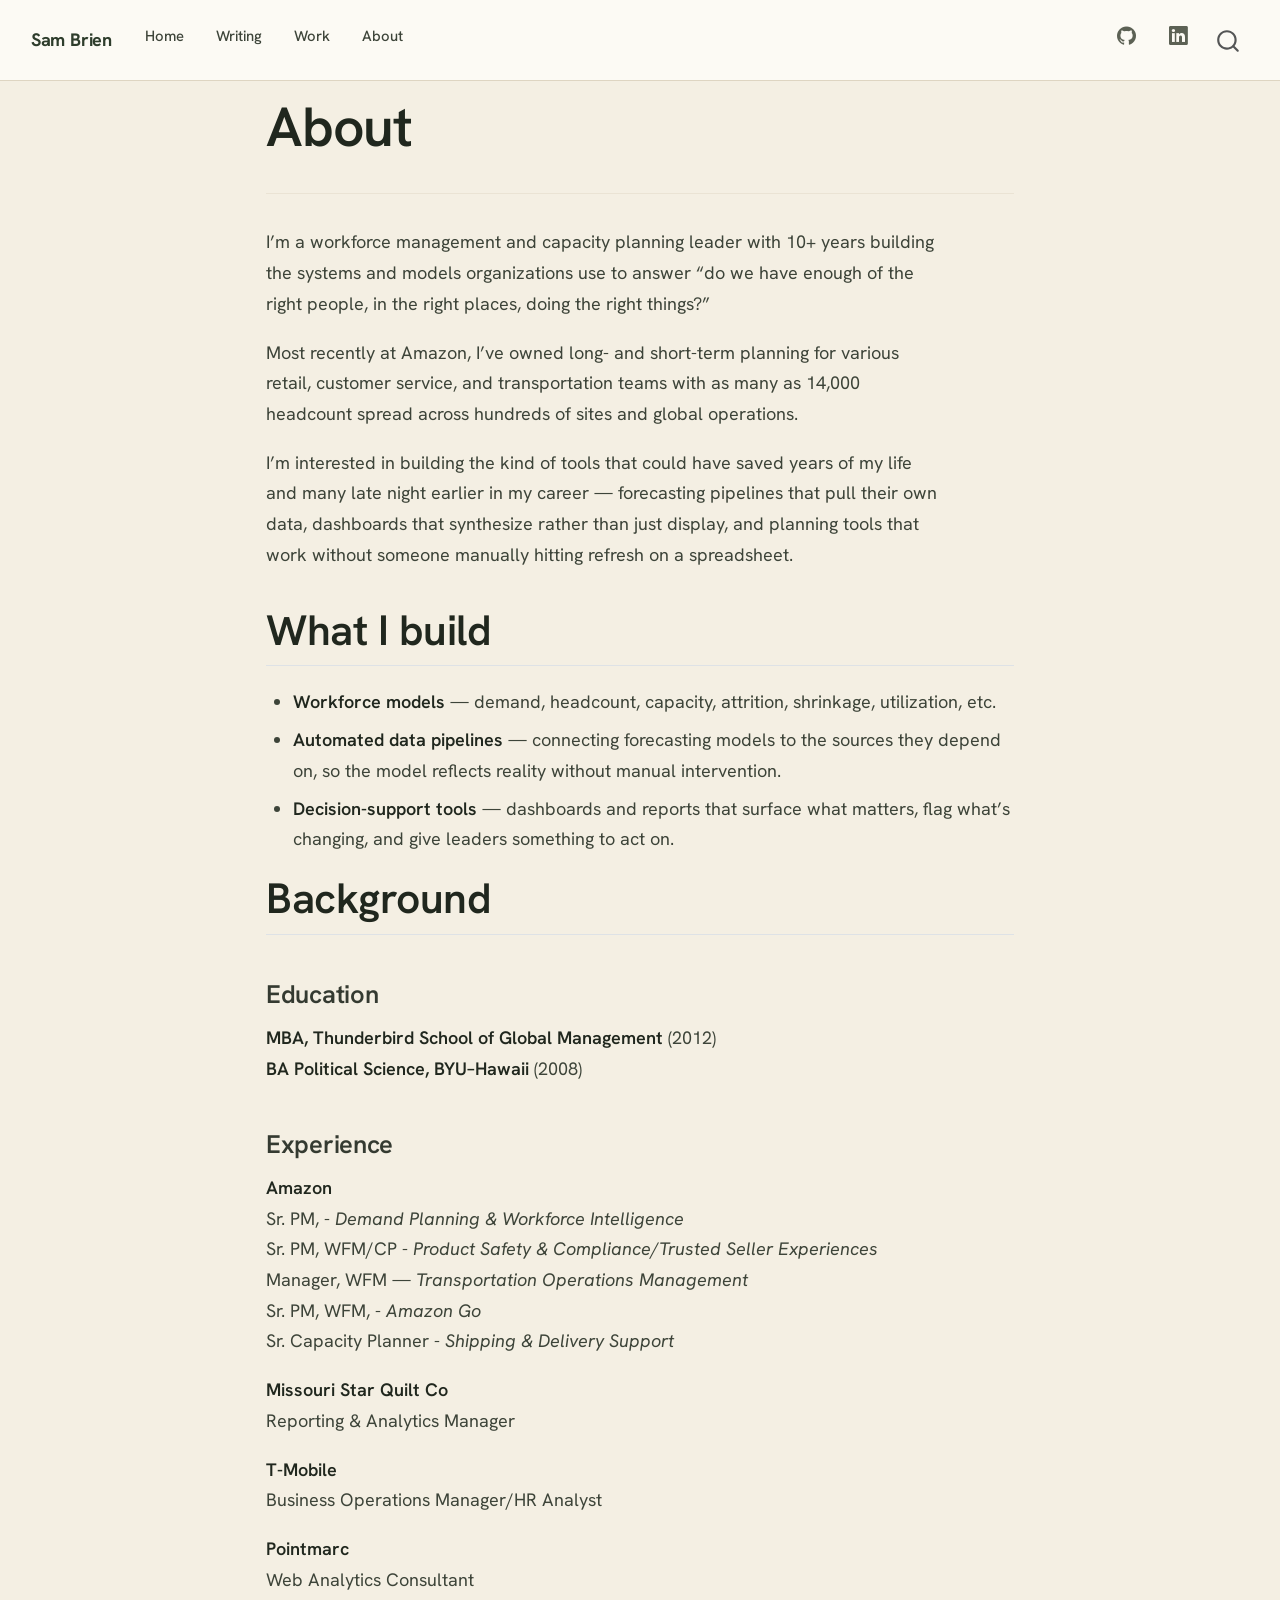
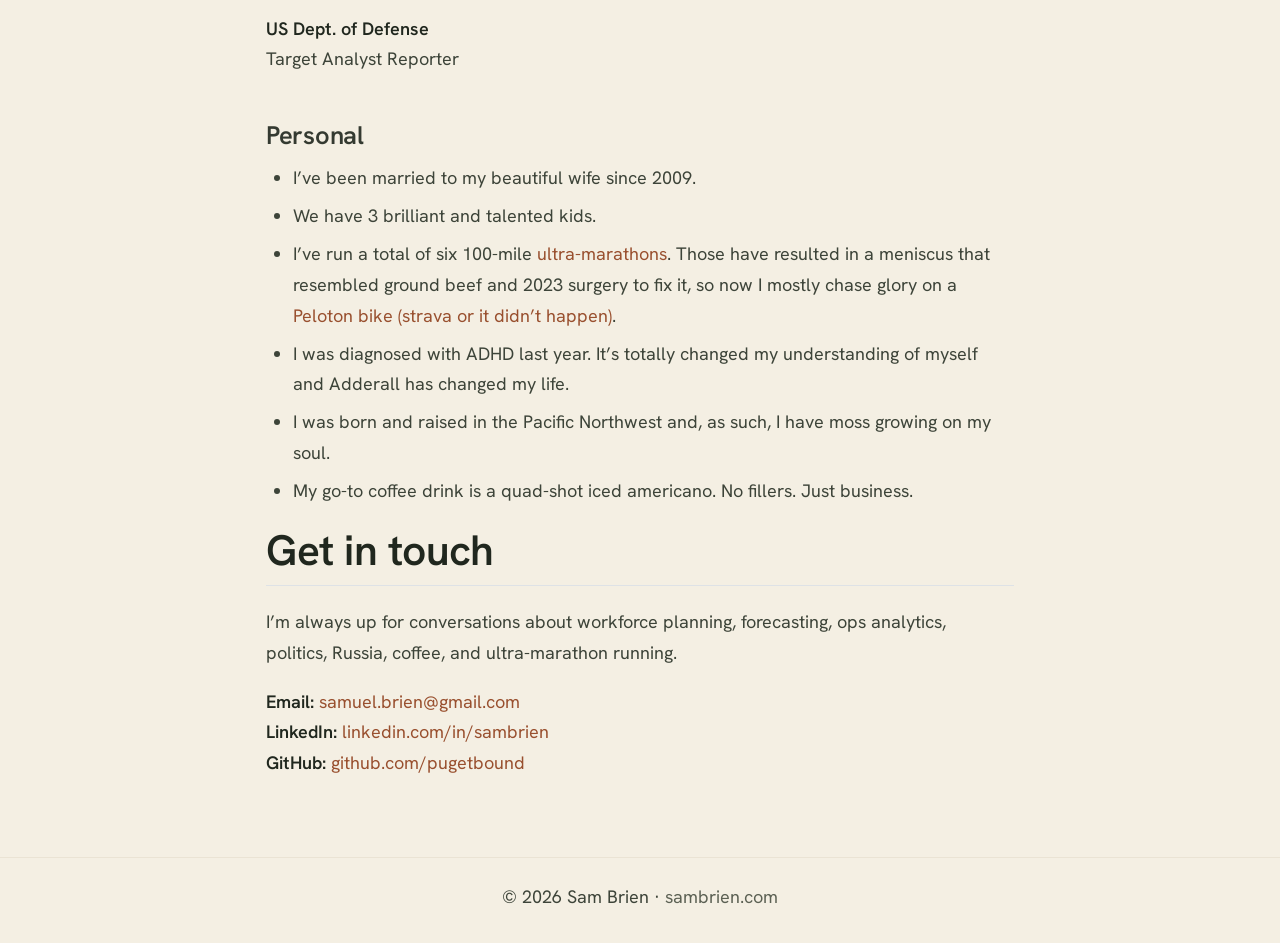
<file: about.html>
<!DOCTYPE html>
<html xmlns="http://www.w3.org/1999/xhtml" lang="en" xml:lang="en"><head>

<meta charset="utf-8">
<meta name="generator" content="quarto-1.9.38">

<meta name="viewport" content="width=device-width, initial-scale=1.0, user-scalable=yes">


<title>About – Sam Brien</title>
<style>
/* Default styles provided by pandoc.
** See https://pandoc.org/MANUAL.html#variables-for-html for config info.
*/
code{white-space: pre-wrap;}
span.smallcaps{font-variant: small-caps;}
div.columns{display: flex; gap: min(4vw, 1.5em);}
div.column{flex: auto; overflow-x: auto;}
div.hanging-indent{margin-left: 1.5em; text-indent: -1.5em;}
ul.task-list{list-style: none;}
ul.task-list li input[type="checkbox"] {
  width: 0.8em;
  margin: 0 0.8em 0.2em -1em; /* quarto-specific, see https://github.com/quarto-dev/quarto-cli/issues/4556 */ 
  vertical-align: middle;
}
</style>


<script src="site_libs/quarto-nav/quarto-nav.js"></script>
<script src="site_libs/quarto-nav/headroom.min.js"></script>
<script src="site_libs/clipboard/clipboard.min.js"></script>
<script src="site_libs/quarto-search/autocomplete.umd.js"></script>
<script src="site_libs/quarto-search/fuse.min.js"></script>
<script src="site_libs/quarto-search/quarto-search.js"></script>
<meta name="quarto:offset" content="./">
<link href="./assets/favicon.ico" rel="icon">
<script src="site_libs/quarto-html/quarto.js" type="module"></script>
<script src="site_libs/quarto-html/tabsets/tabsets.js" type="module"></script>
<script src="site_libs/quarto-html/popper.min.js"></script>
<script src="site_libs/quarto-html/tippy.umd.min.js"></script>
<link href="site_libs/quarto-html/tippy.css" rel="stylesheet">
<link href="site_libs/quarto-html/quarto-syntax-highlighting-15634bcf2e68342d4ad2dfa704d543f6.css" rel="stylesheet" id="quarto-text-highlighting-styles">
<script src="site_libs/bootstrap/bootstrap.min.js"></script>
<link href="site_libs/bootstrap/bootstrap-icons.css" rel="stylesheet">
<link href="site_libs/bootstrap/bootstrap-9077ea794c0cdbb0e8f18d697f1655a2.min.css" rel="stylesheet" append-hash="true" id="quarto-bootstrap" data-mode="light">
<script id="quarto-search-options" type="application/json">{
  "location": "navbar",
  "copy-button": false,
  "collapse-after": 3,
  "panel-placement": "end",
  "type": "overlay",
  "limit": 50,
  "keyboard-shortcut": [
    "f",
    "/",
    "s"
  ],
  "show-item-context": false,
  "language": {
    "search-no-results-text": "No results",
    "search-matching-documents-text": "matching documents",
    "search-copy-link-title": "Copy link to search",
    "search-hide-matches-text": "Hide additional matches",
    "search-more-match-text": "more match in this document",
    "search-more-matches-text": "more matches in this document",
    "search-clear-button-title": "Clear",
    "search-text-placeholder": "",
    "search-detached-cancel-button-title": "Cancel",
    "search-submit-button-title": "Submit",
    "search-label": "Search"
  }
}</script>


<link rel="stylesheet" href="colors_and_type.css">
<link rel="stylesheet" href="styles.css">
<meta property="og:title" content="About – Sam Brien">
<meta property="og:description" content="Workforce planning, forecasting, and operations analytics">
<meta property="og:site_name" content="Sam Brien">
<meta name="twitter:title" content="About – Sam Brien">
<meta name="twitter:description" content="Workforce planning, forecasting, and operations analytics">
<meta name="twitter:creator" content="@pugetbound">
<meta name="twitter:card" content="summary">
</head>

<body class="nav-fixed fullcontent quarto-light">

<div id="quarto-search-results"></div>
  <header id="quarto-header" class="headroom fixed-top">
    <nav class="navbar navbar-expand-lg " data-bs-theme="dark">
      <div class="navbar-container container-fluid">
      <div class="navbar-brand-container mx-auto">
    <a class="navbar-brand" href="./index.html">
    <span class="navbar-title">Sam Brien</span>
    </a>
  </div>
            <div id="quarto-search" class="" title="Search"></div>
          <button class="navbar-toggler" type="button" data-bs-toggle="collapse" data-bs-target="#navbarCollapse" aria-controls="navbarCollapse" role="menu" aria-expanded="false" aria-label="Toggle navigation" onclick="if (window.quartoToggleHeadroom) { window.quartoToggleHeadroom(); }">
  <span class="navbar-toggler-icon"></span>
</button>
          <div class="collapse navbar-collapse" id="navbarCollapse">
            <ul class="navbar-nav navbar-nav-scroll me-auto">
  <li class="nav-item">
    <a class="nav-link" href="./index.html"> 
<span class="menu-text">Home</span></a>
  </li>  
  <li class="nav-item">
    <a class="nav-link" href="./blog/index.html"> 
<span class="menu-text">Writing</span></a>
  </li>  
  <li class="nav-item">
    <a class="nav-link" href="./portfolio/index.html"> 
<span class="menu-text">Work</span></a>
  </li>  
  <li class="nav-item">
    <a class="nav-link active" href="./about.html" aria-current="page"> 
<span class="menu-text">About</span></a>
  </li>  
</ul>
            <ul class="navbar-nav navbar-nav-scroll ms-auto">
  <li class="nav-item compact">
    <a class="nav-link" href="https://github.com/pugetbound"> <i class="bi bi-github" role="img" aria-label="GitHub">
</i> 
<span class="menu-text"></span></a>
  </li>  
  <li class="nav-item compact">
    <a class="nav-link" href="https://linkedin.com/in/sambrien"> <i class="bi bi-linkedin" role="img" aria-label="LinkedIn">
</i> 
<span class="menu-text"></span></a>
  </li>  
</ul>
          </div> <!-- /navcollapse -->
            <div class="quarto-navbar-tools">
</div>
      </div> <!-- /container-fluid -->
    </nav>
</header>
<!-- content -->
<div id="quarto-content" class="quarto-container page-columns page-rows-contents page-layout-article page-navbar">
<!-- sidebar -->
<!-- margin-sidebar -->
    
<!-- main -->
<main class="content" id="quarto-document-content">

<header id="title-block-header" class="quarto-title-block default">
<div class="quarto-title">
<h1 class="title">About</h1>
</div>



<div class="quarto-title-meta">

    
  
    
  </div>
  


</header>


<p>I’m a workforce management and capacity planning leader with 10+ years building the systems and models organizations use to answer “do we have enough of the right people, in the right places, doing the right things?”</p>
<p>Most recently at Amazon, I’ve owned long- and short-term planning for various retail, customer service, and transportation teams with as many as 14,000 headcount spread across hundreds of sites and global operations.</p>
<p>I’m interested in building the kind of tools that could have saved years of my life and many late night earlier in my career — forecasting pipelines that pull their own data, dashboards that synthesize rather than just display, and planning tools that work without someone manually hitting refresh on a spreadsheet.</p>
<section id="what-i-build" class="level2">
<h2 data-anchor-id="what-i-build">What I build</h2>
<ul>
<li><strong>Workforce models</strong> — demand, headcount, capacity, attrition, shrinkage, utilization, etc.</li>
<li><strong>Automated data pipelines</strong> — connecting forecasting models to the sources they depend on, so the model reflects reality without manual intervention.</li>
<li><strong>Decision-support tools</strong> — dashboards and reports that surface what matters, flag what’s changing, and give leaders something to act on.</li>
</ul>
</section>
<section id="background" class="level2">
<h2 data-anchor-id="background">Background</h2>
<section id="education" class="level4">
<h4 data-anchor-id="education">Education</h4>
<p><strong>MBA, Thunderbird School of Global Management</strong> (2012)<br>
<strong>BA Political Science, BYU–Hawaii</strong> (2008)</p>
</section>
<section id="experience" class="level4">
<h4 data-anchor-id="experience">Experience</h4>
<p><strong>Amazon</strong><br>
Sr.&nbsp;PM, - <em>Demand Planning &amp; Workforce Intelligence</em><br>
Sr.&nbsp;PM, WFM/CP - <em>Product Safety &amp; Compliance/Trusted Seller Experiences</em><br>
Manager, WFM — <em>Transportation Operations Management</em><br>
Sr.&nbsp;PM, WFM, - <em>Amazon Go</em><br>
Sr.&nbsp;Capacity Planner - <em>Shipping &amp; Delivery Support</em></p>
<p><strong>Missouri Star Quilt Co</strong><br>
Reporting &amp; Analytics Manager</p>
<p><strong>T-Mobile</strong><br>
Business Operations Manager/HR Analyst</p>
<p><strong>Pointmarc</strong><br>
Web Analytics Consultant</p>
<p><strong>US Dept. of Defense</strong><br>
Target Analyst Reporter</p>
</section>
<section id="personal" class="level4">
<h4 data-anchor-id="personal">Personal</h4>
<ul>
<li>I’ve been married to my beautiful wife since 2009.</li>
<li>We have 3 brilliant and talented kids.</li>
<li>I’ve run a total of six 100-mile <a href="https://ultrasignup.com/results_participant.aspx?fname=Sam&amp;lname=Brien">ultra-marathons</a>. Those have resulted in a meniscus that resembled ground beef and 2023 surgery to fix it, so now I mostly chase glory on a <a href="https://members.onepeloton.com/members/puget_bound/overview">Peloton bike</a> <a href="https://www.strava.com/athletes/7796519">(strava or it didn’t happen)</a>.</li>
<li>I was diagnosed with ADHD last year. It’s totally changed my understanding of myself and Adderall has changed my life.</li>
<li>I was born and raised in the Pacific Northwest and, as such, I have moss growing on my soul.</li>
<li>My go-to coffee drink is a quad-shot iced americano. No fillers. Just business.</li>
</ul>
</section>
</section>
<section id="get-in-touch" class="level2">
<h2 data-anchor-id="get-in-touch">Get in touch</h2>
<p>I’m always up for conversations about workforce planning, forecasting, ops analytics, politics, Russia, coffee, and ultra-marathon running.</p>
<p><strong>Email:</strong> <a href="mailto:samuel.brien@gmail.com">samuel.brien@gmail.com</a><br>
<strong>LinkedIn:</strong> <a href="https://linkedin.com/in/sambrien">linkedin.com/in/sambrien</a><br>
<strong>GitHub:</strong> <a href="https://github.com/pugetbound">github.com/pugetbound</a></p>


</section>

</main> <!-- /main -->
<script id="quarto-html-after-body" type="application/javascript">
  window.document.addEventListener("DOMContentLoaded", function (event) {
    const isCodeAnnotation = (el) => {
      for (const clz of el.classList) {
        if (clz.startsWith('code-annotation-')) {                     
          return true;
        }
      }
      return false;
    }
    const onCopySuccess = function(e) {
      // button target
      const button = e.trigger;
      // don't keep focus
      button.blur();
      // flash "checked"
      button.classList.add('code-copy-button-checked');
      var currentTitle = button.getAttribute("title");
      button.setAttribute("title", "Copied!");
      let tooltip;
      if (window.bootstrap) {
        button.setAttribute("data-bs-toggle", "tooltip");
        button.setAttribute("data-bs-placement", "left");
        button.setAttribute("data-bs-title", "Copied!");
        tooltip = new bootstrap.Tooltip(button, 
          { trigger: "manual", 
            customClass: "code-copy-button-tooltip",
            offset: [0, -8]});
        tooltip.show();    
      }
      setTimeout(function() {
        if (tooltip) {
          tooltip.hide();
          button.removeAttribute("data-bs-title");
          button.removeAttribute("data-bs-toggle");
          button.removeAttribute("data-bs-placement");
        }
        button.setAttribute("title", currentTitle);
        button.classList.remove('code-copy-button-checked');
      }, 1000);
      // clear code selection
      e.clearSelection();
    }
    const getTextToCopy = function(trigger) {
      const outerScaffold = trigger.parentElement.cloneNode(true);
      const codeEl = outerScaffold.querySelector('code');
      for (const childEl of codeEl.children) {
        if (isCodeAnnotation(childEl)) {
          childEl.remove();
        }
      }
      return codeEl.innerText;
    }
    const clipboard = new window.ClipboardJS('.code-copy-button:not([data-in-quarto-modal])', {
      text: getTextToCopy
    });
    clipboard.on('success', onCopySuccess);
    if (window.document.getElementById('quarto-embedded-source-code-modal')) {
      const clipboardModal = new window.ClipboardJS('.code-copy-button[data-in-quarto-modal]', {
        text: getTextToCopy,
        container: window.document.getElementById('quarto-embedded-source-code-modal')
      });
      clipboardModal.on('success', onCopySuccess);
    }
      var localhostRegex = new RegExp(/^(?:http|https):\/\/localhost\:?[0-9]*\//);
      var mailtoRegex = new RegExp(/^mailto:/);
        var filterRegex = new RegExp("https:\/\/sambrien\.com");
      var isInternal = (href) => {
          return filterRegex.test(href) || localhostRegex.test(href) || mailtoRegex.test(href);
      }
      // Inspect non-navigation links and adorn them if external
     var links = window.document.querySelectorAll('a[href]:not(.nav-link):not(.navbar-brand):not(.toc-action):not(.sidebar-link):not(.sidebar-item-toggle):not(.pagination-link):not(.no-external):not([aria-hidden]):not(.dropdown-item):not(.quarto-navigation-tool):not(.about-link)');
      for (var i=0; i<links.length; i++) {
        const link = links[i];
        if (!isInternal(link.href)) {
          // undo the damage that might have been done by quarto-nav.js in the case of
          // links that we want to consider external
          if (link.dataset.originalHref !== undefined) {
            link.href = link.dataset.originalHref;
          }
            // target, if specified
            link.setAttribute("target", "_blank");
            if (link.getAttribute("rel") === null) {
              link.setAttribute("rel", "noopener");
            }
        }
      }
    function tippyHover(el, contentFn, onTriggerFn, onUntriggerFn) {
      const config = {
        allowHTML: true,
        maxWidth: 500,
        delay: 100,
        arrow: false,
        appendTo: function(el) {
            return el.parentElement;
        },
        interactive: true,
        interactiveBorder: 10,
        theme: 'quarto',
        placement: 'bottom-start',
      };
      if (contentFn) {
        config.content = contentFn;
      }
      if (onTriggerFn) {
        config.onTrigger = onTriggerFn;
      }
      if (onUntriggerFn) {
        config.onUntrigger = onUntriggerFn;
      }
      window.tippy(el, config); 
    }
    const noterefs = window.document.querySelectorAll('a[role="doc-noteref"]');
    for (var i=0; i<noterefs.length; i++) {
      const ref = noterefs[i];
      tippyHover(ref, function() {
        // use id or data attribute instead here
        let href = ref.getAttribute('data-footnote-href') || ref.getAttribute('href');
        try { href = new URL(href).hash; } catch {}
        const id = href.replace(/^#\/?/, "");
        const note = window.document.getElementById(id);
        if (note) {
          return note.innerHTML;
        } else {
          return "";
        }
      });
    }
    const xrefs = window.document.querySelectorAll('a.quarto-xref');
    const processXRef = (id, note) => {
      // Strip column container classes
      const stripColumnClz = (el) => {
        el.classList.remove("page-full", "page-columns");
        if (el.children) {
          for (const child of el.children) {
            stripColumnClz(child);
          }
        }
      }
      stripColumnClz(note)
      if (id === null || id.startsWith('sec-')) {
        // Special case sections, only their first couple elements
        const container = document.createElement("div");
        if (note.children && note.children.length > 2) {
          container.appendChild(note.children[0].cloneNode(true));
          for (let i = 1; i < note.children.length; i++) {
            const child = note.children[i];
            if (child.tagName === "P" && child.innerText === "") {
              continue;
            } else {
              container.appendChild(child.cloneNode(true));
              break;
            }
          }
          if (window.Quarto?.typesetMath) {
            window.Quarto.typesetMath(container);
          }
          return container.innerHTML
        } else {
          if (window.Quarto?.typesetMath) {
            window.Quarto.typesetMath(note);
          }
          return note.innerHTML;
        }
      } else {
        // Remove any anchor links if they are present
        const anchorLink = note.querySelector('a.anchorjs-link');
        if (anchorLink) {
          anchorLink.remove();
        }
        if (window.Quarto?.typesetMath) {
          window.Quarto.typesetMath(note);
        }
        if (note.classList.contains("callout")) {
          return note.outerHTML;
        } else {
          return note.innerHTML;
        }
      }
    }
    for (var i=0; i<xrefs.length; i++) {
      const xref = xrefs[i];
      tippyHover(xref, undefined, function(instance) {
        instance.disable();
        let url = xref.getAttribute('href');
        let hash = undefined; 
        if (url.startsWith('#')) {
          hash = url;
        } else {
          try { hash = new URL(url).hash; } catch {}
        }
        if (hash) {
          const id = hash.replace(/^#\/?/, "");
          const note = window.document.getElementById(id);
          if (note !== null) {
            try {
              const html = processXRef(id, note.cloneNode(true));
              instance.setContent(html);
            } finally {
              instance.enable();
              instance.show();
            }
          } else {
            // See if we can fetch this
            fetch(url.split('#')[0])
            .then(res => res.text())
            .then(html => {
              const parser = new DOMParser();
              const htmlDoc = parser.parseFromString(html, "text/html");
              const note = htmlDoc.getElementById(id);
              if (note !== null) {
                const html = processXRef(id, note);
                instance.setContent(html);
              } 
            }).finally(() => {
              instance.enable();
              instance.show();
            });
          }
        } else {
          // See if we can fetch a full url (with no hash to target)
          // This is a special case and we should probably do some content thinning / targeting
          fetch(url)
          .then(res => res.text())
          .then(html => {
            const parser = new DOMParser();
            const htmlDoc = parser.parseFromString(html, "text/html");
            const note = htmlDoc.querySelector('main.content');
            if (note !== null) {
              // This should only happen for chapter cross references
              // (since there is no id in the URL)
              // remove the first header
              if (note.children.length > 0 && note.children[0].tagName === "HEADER") {
                note.children[0].remove();
              }
              const html = processXRef(null, note);
              instance.setContent(html);
            } 
          }).finally(() => {
            instance.enable();
            instance.show();
          });
        }
      }, function(instance) {
      });
    }
        let selectedAnnoteEl;
        const selectorForAnnotation = ( cell, annotation) => {
          let cellAttr = 'data-code-cell="' + cell + '"';
          let lineAttr = 'data-code-annotation="' +  annotation + '"';
          const selector = 'span[' + cellAttr + '][' + lineAttr + ']';
          return selector;
        }
        const selectCodeLines = (annoteEl) => {
          const doc = window.document;
          const targetCell = annoteEl.getAttribute("data-target-cell");
          const targetAnnotation = annoteEl.getAttribute("data-target-annotation");
          const annoteSpan = window.document.querySelector(selectorForAnnotation(targetCell, targetAnnotation));
          const lines = annoteSpan.getAttribute("data-code-lines").split(",");
          const lineIds = lines.map((line) => {
            return targetCell + "-" + line;
          })
          let top = null;
          let height = null;
          let parent = null;
          if (lineIds.length > 0) {
              //compute the position of the single el (top and bottom and make a div)
              const el = window.document.getElementById(lineIds[0]);
              top = el.offsetTop;
              height = el.offsetHeight;
              parent = el.parentElement.parentElement;
            if (lineIds.length > 1) {
              const lastEl = window.document.getElementById(lineIds[lineIds.length - 1]);
              const bottom = lastEl.offsetTop + lastEl.offsetHeight;
              height = bottom - top;
            }
            if (top !== null && height !== null && parent !== null) {
              // cook up a div (if necessary) and position it 
              let div = window.document.getElementById("code-annotation-line-highlight");
              if (div === null) {
                div = window.document.createElement("div");
                div.setAttribute("id", "code-annotation-line-highlight");
                div.style.position = 'absolute';
                parent.appendChild(div);
              }
              div.style.top = top - 2 + "px";
              div.style.height = height + 4 + "px";
              div.style.left = 0;
              let gutterDiv = window.document.getElementById("code-annotation-line-highlight-gutter");
              if (gutterDiv === null) {
                gutterDiv = window.document.createElement("div");
                gutterDiv.setAttribute("id", "code-annotation-line-highlight-gutter");
                gutterDiv.style.position = 'absolute';
                const codeCell = window.document.getElementById(targetCell);
                const gutter = codeCell.querySelector('.code-annotation-gutter');
                gutter.appendChild(gutterDiv);
              }
              gutterDiv.style.top = top - 2 + "px";
              gutterDiv.style.height = height + 4 + "px";
            }
            selectedAnnoteEl = annoteEl;
          }
        };
        const unselectCodeLines = () => {
          const elementsIds = ["code-annotation-line-highlight", "code-annotation-line-highlight-gutter"];
          elementsIds.forEach((elId) => {
            const div = window.document.getElementById(elId);
            if (div) {
              div.remove();
            }
          });
          selectedAnnoteEl = undefined;
        };
          // Handle positioning of the toggle
      window.addEventListener(
        "resize",
        throttle(() => {
          elRect = undefined;
          if (selectedAnnoteEl) {
            selectCodeLines(selectedAnnoteEl);
          }
        }, 10)
      );
      function throttle(fn, ms) {
      let throttle = false;
      let timer;
        return (...args) => {
          if(!throttle) { // first call gets through
              fn.apply(this, args);
              throttle = true;
          } else { // all the others get throttled
              if(timer) clearTimeout(timer); // cancel #2
              timer = setTimeout(() => {
                fn.apply(this, args);
                timer = throttle = false;
              }, ms);
          }
        };
      }
        // Attach click handler to the DT
        const annoteDls = window.document.querySelectorAll('dt[data-target-cell]');
        for (const annoteDlNode of annoteDls) {
          annoteDlNode.addEventListener('click', (event) => {
            const clickedEl = event.target;
            if (clickedEl !== selectedAnnoteEl) {
              unselectCodeLines();
              const activeEl = window.document.querySelector('dt[data-target-cell].code-annotation-active');
              if (activeEl) {
                activeEl.classList.remove('code-annotation-active');
              }
              selectCodeLines(clickedEl);
              clickedEl.classList.add('code-annotation-active');
            } else {
              // Unselect the line
              unselectCodeLines();
              clickedEl.classList.remove('code-annotation-active');
            }
          });
        }
    const findCites = (el) => {
      const parentEl = el.parentElement;
      if (parentEl) {
        const cites = parentEl.dataset.cites;
        if (cites) {
          return {
            el,
            cites: cites.split(' ')
          };
        } else {
          return findCites(el.parentElement)
        }
      } else {
        return undefined;
      }
    };
    var bibliorefs = window.document.querySelectorAll('a[role="doc-biblioref"]');
    for (var i=0; i<bibliorefs.length; i++) {
      const ref = bibliorefs[i];
      const citeInfo = findCites(ref);
      if (citeInfo) {
        tippyHover(citeInfo.el, function() {
          var popup = window.document.createElement('div');
          citeInfo.cites.forEach(function(cite) {
            var citeDiv = window.document.createElement('div');
            citeDiv.classList.add('hanging-indent');
            citeDiv.classList.add('csl-entry');
            var biblioDiv = window.document.getElementById('ref-' + cite);
            if (biblioDiv) {
              citeDiv.innerHTML = biblioDiv.innerHTML;
            }
            popup.appendChild(citeDiv);
          });
          return popup.innerHTML;
        });
      }
    }
  });
  </script>
</div> <!-- /content -->
<footer class="footer">
  <div class="nav-footer">
    <div class="nav-footer-left">
      &nbsp;
    </div>   
    <div class="nav-footer-center">
<p>© 2026 Sam Brien · <a href="https://sambrien.com">sambrien.com</a></p>
</div>
    <div class="nav-footer-right">
      &nbsp;
    </div>
  </div>
</footer>




</body></html>
</file>
<file: site_libs/quarto-html/tippy.css>
.tippy-box[data-animation=fade][data-state=hidden]{opacity:0}[data-tippy-root]{max-width:calc(100vw - 10px)}.tippy-box{position:relative;background-color:#333;color:#fff;border-radius:4px;font-size:14px;line-height:1.4;white-space:normal;outline:0;transition-property:transform,visibility,opacity}.tippy-box[data-placement^=top]>.tippy-arrow{bottom:0}.tippy-box[data-placement^=top]>.tippy-arrow:before{bottom:-7px;left:0;border-width:8px 8px 0;border-top-color:initial;transform-origin:center top}.tippy-box[data-placement^=bottom]>.tippy-arrow{top:0}.tippy-box[data-placement^=bottom]>.tippy-arrow:before{top:-7px;left:0;border-width:0 8px 8px;border-bottom-color:initial;transform-origin:center bottom}.tippy-box[data-placement^=left]>.tippy-arrow{right:0}.tippy-box[data-placement^=left]>.tippy-arrow:before{border-width:8px 0 8px 8px;border-left-color:initial;right:-7px;transform-origin:center left}.tippy-box[data-placement^=right]>.tippy-arrow{left:0}.tippy-box[data-placement^=right]>.tippy-arrow:before{left:-7px;border-width:8px 8px 8px 0;border-right-color:initial;transform-origin:center right}.tippy-box[data-inertia][data-state=visible]{transition-timing-function:cubic-bezier(.54,1.5,.38,1.11)}.tippy-arrow{width:16px;height:16px;color:#333}.tippy-arrow:before{content:"";position:absolute;border-color:transparent;border-style:solid}.tippy-content{position:relative;padding:5px 9px;z-index:1}
</file>
<file: site_libs/quarto-html/quarto-syntax-highlighting-15634bcf2e68342d4ad2dfa704d543f6.css>
/* quarto syntax highlight colors */
:root {
  --quarto-hl-ot-color: #003B4F;
  --quarto-hl-at-color: #657422;
  --quarto-hl-ss-color: #20794D;
  --quarto-hl-an-color: #5E5E5E;
  --quarto-hl-fu-color: #4758AB;
  --quarto-hl-st-color: #20794D;
  --quarto-hl-cf-color: #003B4F;
  --quarto-hl-op-color: #5E5E5E;
  --quarto-hl-er-color: #AD0000;
  --quarto-hl-bn-color: #AD0000;
  --quarto-hl-al-color: #AD0000;
  --quarto-hl-va-color: #111111;
  --quarto-hl-bu-color: inherit;
  --quarto-hl-ex-color: inherit;
  --quarto-hl-pp-color: #AD0000;
  --quarto-hl-in-color: #5E5E5E;
  --quarto-hl-vs-color: #20794D;
  --quarto-hl-wa-color: #5E5E5E;
  --quarto-hl-do-color: #5E5E5E;
  --quarto-hl-im-color: #00769E;
  --quarto-hl-ch-color: #20794D;
  --quarto-hl-dt-color: #AD0000;
  --quarto-hl-fl-color: #AD0000;
  --quarto-hl-co-color: #5E5E5E;
  --quarto-hl-cv-color: #5E5E5E;
  --quarto-hl-cn-color: #8f5902;
  --quarto-hl-sc-color: #5E5E5E;
  --quarto-hl-dv-color: #AD0000;
  --quarto-hl-kw-color: #003B4F;
}

/* other quarto variables */
:root {
  --quarto-font-monospace: SFMono-Regular, Menlo, Monaco, Consolas, "Liberation Mono", "Courier New", monospace;
}

/* syntax highlight based on Pandoc's rules */
pre > code.sourceCode > span {
  color: #003B4F;
}

code.sourceCode > span {
  color: #003B4F;
}

div.sourceCode,
div.sourceCode pre.sourceCode {
  color: #003B4F;
}

/* Normal */
code span {
  color: #003B4F;
}

/* Alert */
code span.al {
  color: #AD0000;
  font-style: inherit;
}

/* Annotation */
code span.an {
  color: #5E5E5E;
  font-style: inherit;
}

/* Attribute */
code span.at {
  color: #657422;
  font-style: inherit;
}

/* BaseN */
code span.bn {
  color: #AD0000;
  font-style: inherit;
}

/* BuiltIn */
code span.bu {
  font-style: inherit;
}

/* ControlFlow */
code span.cf {
  color: #003B4F;
  font-weight: bold;
  font-style: inherit;
}

/* Char */
code span.ch {
  color: #20794D;
  font-style: inherit;
}

/* Constant */
code span.cn {
  color: #8f5902;
  font-style: inherit;
}

/* Comment */
code span.co {
  color: #5E5E5E;
  font-style: inherit;
}

/* CommentVar */
code span.cv {
  color: #5E5E5E;
  font-style: italic;
}

/* Documentation */
code span.do {
  color: #5E5E5E;
  font-style: italic;
}

/* DataType */
code span.dt {
  color: #AD0000;
  font-style: inherit;
}

/* DecVal */
code span.dv {
  color: #AD0000;
  font-style: inherit;
}

/* Error */
code span.er {
  color: #AD0000;
  font-style: inherit;
}

/* Extension */
code span.ex {
  font-style: inherit;
}

/* Float */
code span.fl {
  color: #AD0000;
  font-style: inherit;
}

/* Function */
code span.fu {
  color: #4758AB;
  font-style: inherit;
}

/* Import */
code span.im {
  color: #00769E;
  font-style: inherit;
}

/* Information */
code span.in {
  color: #5E5E5E;
  font-style: inherit;
}

/* Keyword */
code span.kw {
  color: #003B4F;
  font-weight: bold;
  font-style: inherit;
}

/* Operator */
code span.op {
  color: #5E5E5E;
  font-style: inherit;
}

/* Other */
code span.ot {
  color: #003B4F;
  font-style: inherit;
}

/* Preprocessor */
code span.pp {
  color: #AD0000;
  font-style: inherit;
}

/* SpecialChar */
code span.sc {
  color: #5E5E5E;
  font-style: inherit;
}

/* SpecialString */
code span.ss {
  color: #20794D;
  font-style: inherit;
}

/* String */
code span.st {
  color: #20794D;
  font-style: inherit;
}

/* Variable */
code span.va {
  color: #111111;
  font-style: inherit;
}

/* VerbatimString */
code span.vs {
  color: #20794D;
  font-style: inherit;
}

/* Warning */
code span.wa {
  color: #5E5E5E;
  font-style: italic;
}

.prevent-inlining {
  content: "</";
}

/*# sourceMappingURL=f23921c56f73e400b49028c9186a1aa0.css.map */
</file>
<file: colors_and_type.css>
/* ============================================================
   Sam Brien — Design System
   colors_and_type.css
   Foundational color + type tokens (base) and semantic tokens.
   Earth-toned: deep forest greens, clay/bark browns, warm paper.
   ============================================================ */

/* ---- Webfonts (Google Fonts CDN — see README font caveat) ---- */
@import url('https://fonts.googleapis.com/css2?family=Hanken+Grotesk:wght@400;500;600;700&family=JetBrains+Mono:wght@400;500&display=swap');

:root {
  /* ============================================================
     1. COLOR — BASE PALETTE
     ============================================================ */

  /* Forest greens — the primary brand hue (pine → sage) */
  --green-900: #1B271A;   /* deepest — near-black foliage */
  --green-800: #243023;   /* primary ink-on-paper alt, footers */
  --green-700: #2E3D2C;   /* primary brand green */
  --green-600: #3C4E37;   /* buttons, strong accents */
  --green-500: #4E6145;   /* hover / lifted green */
  --green-400: #6B7C5C;   /* muted green, meta on dark */
  --green-300: #93A083;   /* soft sage */
  --green-200: #C2CBB4;   /* tint fills */
  --green-100: #E2E7D8;   /* faint green wash */

  /* Earth — clay, terracotta, bark (warm accent + secondary) */
  --clay-700: #7A3F25;    /* deep burnt */
  --clay-600: #99502F;    /* terracotta accent (links/CTAs on light) */
  --clay-500: #B5663F;    /* primary clay accent */
  --clay-400: #C9855F;    /* soft clay */
  --clay-200: #EAD3C2;    /* clay tint fill */
  --bark-700: #3F3022;    /* deep coffee brown */
  --bark-500: #5E4A35;    /* bark / wood brown */
  --bark-300: #927B62;    /* taupe */

  /* Warm neutrals — paper & sand */
  --paper-50:  #FCFAF4;   /* lightest surface (raised cards) */
  --paper-100: #F4EFE3;   /* default page background — warm cream */
  --paper-200: #ECE5D5;   /* sunken / alt sections */
  --sand-300:  #DDD3BE;   /* hairline-on-fill, chips */
  --sand-400:  #C9BCA0;   /* stronger borders on paper */

  /* Warm grey ink scale */
  --ink-900: #20271E;     /* primary text — warm green-black */
  --ink-700: #3D4439;     /* strong body */
  --ink-500: #5C6154;     /* secondary text */
  --ink-400: #7C8073;     /* muted / captions */
  --ink-300: #9C9E92;     /* disabled, faint meta */

  /* Hairlines & dividers */
  --line:        #DED5C2; /* default border on paper */
  --line-strong: #CBBFA6; /* emphasized rule */
  --line-faint:  #EAE3D4; /* subtle inner divider */

  /* Status (earthy, low-saturation) */
  --ok:    #4E6145;       /* success — moss green */
  --warn:  #B5663F;       /* caution — clay */
  --error: #8E3B2E;       /* error — brick red */
  --info:  #45605E;       /* info — slate teal-green */

  /* ============================================================
     2. COLOR — SEMANTIC TOKENS
     ============================================================ */
  --bg:            var(--paper-100);  /* page background */
  --bg-alt:        var(--paper-200);  /* alternating sections */
  --surface:       var(--paper-50);   /* cards, raised panels */
  --surface-sunk:  var(--paper-200);  /* wells, code blocks bg */

  --fg:            var(--ink-900);    /* primary text */
  --fg-soft:       var(--ink-700);    /* body text */
  --fg-muted:      var(--ink-500);    /* secondary */
  --fg-faint:      var(--ink-400);    /* captions, meta */

  --brand:         var(--green-700);  /* primary brand */
  --brand-strong:  var(--green-800);
  --brand-hover:   var(--green-600);
  --accent:        var(--clay-600);   /* links, highlights, CTAs */
  --accent-hover:  var(--clay-700);

  --link:          var(--clay-600);
  --link-hover:    var(--clay-700);

  --border:        var(--line);
  --border-strong: var(--line-strong);
  --divider:       var(--line-faint);

  --focus-ring:    var(--green-500);

  /* On-dark (footers, dark hero, green panels) */
  --on-dark-fg:    #EFEADC;
  --on-dark-muted: #B3B6A2;
  --on-dark-line:  rgba(239, 234, 220, 0.16);

  /* ============================================================
     3. TYPOGRAPHY — FONT FAMILIES
     ============================================================ */
  /* Display, headings, and long-form prose now use Hanken Grotesk
     (the serif Newsreader was retired per brand direction). */
  --font-display: 'Hanken Grotesk', -apple-system, BlinkMacSystemFont, 'Segoe UI', sans-serif;
  --font-serif:   'Hanken Grotesk', -apple-system, BlinkMacSystemFont, 'Segoe UI', sans-serif;
  --font-sans:    'Hanken Grotesk', -apple-system, BlinkMacSystemFont, 'Segoe UI', sans-serif;
  --font-mono:    'JetBrains Mono', ui-monospace, 'SF Mono', Menlo, monospace;

  /* ---- Type scale (1.250 major-third-ish, tuned) ---- */
  --text-xs:   0.75rem;   /* 12px — micro labels */
  --text-sm:   0.875rem;  /* 14px — meta, captions */
  --text-base: 1.0625rem; /* 17px — body default */
  --text-md:   1.1875rem; /* 19px — lead / large body */
  --text-lg:   1.5rem;    /* 24px — h4 / subhead */
  --text-xl:   1.9375rem; /* 31px — h3 */
  --text-2xl:  2.5rem;    /* 40px — h2 */
  --text-3xl:  3.25rem;   /* 52px — h1 */
  --text-4xl:  4.25rem;   /* 68px — display */
  --text-5xl:  5.5rem;    /* 88px — hero display */

  /* ---- Weights ---- */
  --w-regular: 400;   /* @kind font */
  --w-medium:  500;   /* @kind font */
  --w-semibold:600;   /* @kind font */
  --w-bold:    700;   /* @kind font */

  /* ---- Line heights ---- */
  --lh-tight:  1.08;  /* @kind font */
  --lh-snug:   1.22;  /* @kind font */
  --lh-normal: 1.5;   /* @kind font */
  --lh-relaxed:1.7;   /* @kind font */ /* long-form reading */

  /* ---- Letter spacing ---- */
  --ls-tighter: -0.022em; /* @kind font */
  --ls-tight:   -0.012em; /* @kind font */
  --ls-normal:  0;        /* @kind font */
  --ls-wide:    0.04em;   /* @kind font */
  --ls-caps:    0.12em;   /* @kind font */ /* uppercase eyebrows / labels */

  /* ============================================================
     4. SPACING  (4px base grid)
     ============================================================ */
  --space-1:  4px;
  --space-2:  8px;
  --space-3:  12px;
  --space-4:  16px;
  --space-5:  24px;
  --space-6:  32px;
  --space-7:  48px;
  --space-8:  64px;
  --space-9:  96px;
  --space-10: 128px;

  /* ============================================================
     5. RADII
     ============================================================ */
  --radius-xs:  3px;
  --radius-sm:  6px;
  --radius-md:  10px;
  --radius-lg:  16px;
  --radius-xl:  24px;
  --radius-pill: 999px;

  /* ============================================================
     6. SHADOWS / ELEVATION  (warm-tinted, soft)
     ============================================================ */
  --shadow-xs: 0 1px 2px rgba(43, 35, 22, 0.06);
  --shadow-sm: 0 1px 3px rgba(43, 35, 22, 0.08), 0 1px 2px rgba(43, 35, 22, 0.05);
  --shadow-md: 0 4px 12px rgba(43, 35, 22, 0.09), 0 2px 4px rgba(43, 35, 22, 0.05);
  --shadow-lg: 0 12px 30px rgba(43, 35, 22, 0.12), 0 4px 8px rgba(43, 35, 22, 0.06);
  --shadow-inset: inset 0 1px 2px rgba(43, 35, 22, 0.07);

  /* ============================================================
     7. MOTION
     ============================================================ */
  --ease-out:   cubic-bezier(0.22, 0.61, 0.36, 1);   /* @kind other */
  --ease-in-out:cubic-bezier(0.45, 0.05, 0.25, 1);   /* @kind other */
  --dur-fast:   120ms;   /* @kind other */
  --dur-base:   200ms;   /* @kind other */
  --dur-slow:   360ms;   /* @kind other */

  /* ---- Layout ---- */
  --measure: 68ch;          /* @kind other */ /* optimal reading width for prose */
  --container: 1120px;      /* @kind spacing */ /* max content width */
  --container-narrow: 720px; /* @kind spacing */
}

/* ============================================================
   BASE ELEMENT STYLING
   ============================================================ */

body {
  background-color: var(--bg);
  color: var(--fg);
  font-family: var(--font-sans);
  font-size: var(--text-base);
  line-height: var(--lh-relaxed);
}

h1, h2, h3, h4, h5, h6 {
  margin-top: 1.5em;
  margin-bottom: 0.5em;
  font-weight: var(--w-semibold);
  line-height: var(--lh-snug);
}

h1 {
  font-size: var(--text-3xl);
  letter-spacing: var(--ls-tighter);
  margin-top: 0;
}

h2 {
  font-size: var(--text-2xl);
  letter-spacing: var(--ls-tight);
}

h3 {
  font-size: var(--text-xl);
}

h4 {
  font-size: var(--text-lg);
}

p {
  margin-bottom: 1em;
  max-width: var(--measure);
}

ul, ol {
  margin-bottom: 1em;
  padding-left: 1.5em;
}

li {
  margin-bottom: 0.5em;
}

blockquote {
  border-left: 4px solid var(--accent);
  padding-left: var(--space-4);
  margin-left: 0;
  margin-bottom: 1em;
  color: var(--fg-soft);
  font-style: italic;
}

hr {
  border: none;
  border-top: 1px solid var(--divider);
  margin: 2em 0;
}

/* Main content container */
.content {
  max-width: var(--container);
  margin: 0 auto;
  padding: 0 var(--space-5);
}

/* ============================================================
   APPLY BASE COLORS TO PAGE
   ============================================================ */
body {
  background-color: var(--bg);
  color: var(--fg);
}



/* ============================================================
   8. SEMANTIC TYPE CLASSES
   ============================================================ */

.display {
  font-family: var(--font-display);
  font-weight: var(--w-semibold);
  font-size: var(--text-5xl);
  line-height: var(--lh-tight);
  letter-spacing: var(--ls-tighter);
  color: var(--fg);
}

h1, .h1 {
  font-family: var(--font-display);
  font-weight: var(--w-semibold);
  font-size: var(--text-3xl);
  line-height: var(--lh-tight);
  letter-spacing: var(--ls-tighter);
  color: var(--fg);
}

h2, .h2 {
  font-family: var(--font-display);
  font-weight: var(--w-semibold);
  font-size: var(--text-2xl);
  line-height: var(--lh-snug);
  letter-spacing: var(--ls-tight);
  color: var(--fg);
}

h3, .h3 {
  font-family: var(--font-display);
  font-weight: var(--w-medium);
  font-size: var(--text-xl);
  line-height: var(--lh-snug);
  letter-spacing: var(--ls-tight);
  color: var(--fg);
}

h4, .h4 {
  font-family: var(--font-sans);
  font-weight: var(--w-semibold);
  font-size: var(--text-lg);
  line-height: var(--lh-snug);
  letter-spacing: var(--ls-tight);
  color: var(--fg);
}

.lead {
  font-family: var(--font-serif);
  font-weight: var(--w-regular);
  font-size: var(--text-md);
  line-height: var(--lh-relaxed);
  color: var(--fg-soft);
}

p, .body {
  font-family: var(--font-sans);
  font-weight: var(--w-regular);
  font-size: var(--text-base);
  line-height: var(--lh-relaxed);
  color: var(--fg-soft);
}

/* Long-form article prose uses the serif for reading comfort */
.prose {
  font-family: var(--font-serif);
  font-size: var(--text-md);
  line-height: var(--lh-relaxed);
  color: var(--fg-soft);
  max-width: var(--measure);
}

.small, small {
  font-family: var(--font-sans);
  font-size: var(--text-sm);
  line-height: var(--lh-normal);
  color: var(--fg-muted);
}

.eyebrow {
  font-family: var(--font-sans);
  font-weight: var(--w-semibold);
  font-size: var(--text-xs);
  letter-spacing: var(--ls-caps);
  text-transform: uppercase;
  color: var(--accent);
}

.meta {
  font-family: var(--font-mono);
  font-weight: var(--w-regular);
  font-size: var(--text-sm);
  letter-spacing: var(--ls-normal);
  color: var(--fg-faint);
}

code, .code {
  font-family: var(--font-mono);
  font-size: 0.92em;
  background: var(--surface-sunk);
  border: 1px solid var(--line-faint);
  border-radius: var(--radius-xs);
  padding: 0.1em 0.35em;
  color: var(--bark-700);
}

a, .link {
  color: var(--link);
  text-decoration: none;
  text-underline-offset: 0.18em;
  text-decoration-thickness: 1px;
  transition: color var(--dur-fast) var(--ease-out);
}
a:hover, .link:hover {
  color: var(--link-hover);
  text-decoration: underline;
}

@media (prefers-reduced-motion: reduce) {
  * { animation: none !important; transition: none !important; }
}
</file>
<file: styles.css>
/* ============================================================
   Sam Brien — styles.css
   Bridges design tokens → Bootstrap variables, then overrides
   Quarto-specific elements. Keep colors_and_type.css as the
   token source; this file applies them to the site structure.
   ============================================================ */

/* ============================================================
   1. BOOTSTRAP VARIABLE OVERRIDES
   Maps our design tokens onto Bootstrap's CSS custom properties
   so the entire framework uses our palette automatically.
   ============================================================ */
:root {
  /* Body */
  --bs-body-bg:          var(--bg);
  --bs-body-color:       var(--fg);
  --bs-body-font-family: var(--font-sans);
  --bs-body-font-size:   var(--text-base);
  --bs-body-line-height: var(--lh-relaxed);

  /* Links */
  --bs-link-color:       var(--link);
  --bs-link-hover-color: var(--link-hover);

  /* Borders */
  --bs-border-color:     var(--border);

  /* Cards */
  --bs-card-bg:           var(--surface);
  --bs-card-border-color: var(--border);
  --bs-card-border-radius: var(--radius-lg);

  /* Code */
  --bs-code-color:        var(--bark-700);
  --bs-font-monospace:    var(--font-mono);

  /* Headings */
  --bs-heading-color:     var(--fg);

  /* Secondary (used in muted text, placeholders) */
  --bs-secondary-color:   var(--fg-muted);

  /* Navbar */
  --bs-navbar-color:        var(--fg-soft);
  --bs-navbar-hover-color:  var(--accent);
  --bs-navbar-active-color: var(--brand);
  --bs-navbar-brand-color:  var(--brand);
  --bs-navbar-bg:           var(--surface);
}

/* ============================================================
   2. NAVBAR
   ============================================================ */
.navbar {
  background-color: var(--surface) !important;
  border-bottom: 1px solid var(--border);
  padding-top: var(--space-3);
  padding-bottom: var(--space-3);
}

.navbar-brand {
  font-family: var(--font-display);
  font-weight: var(--w-bold);
  font-size: var(--text-base);
  color: var(--brand) !important;
  letter-spacing: var(--ls-tight);
}

.navbar-brand:hover {
  color: var(--brand-hover) !important;
}

.nav-link {
  font-family: var(--font-sans);
  font-size: var(--text-sm);
  font-weight: var(--w-medium);
  color: var(--fg-soft) !important;
  transition: color var(--dur-fast) var(--ease-out);
  padding-left: var(--space-4) !important;
  padding-right: var(--space-4) !important;
}

.nav-link:hover,
.nav-link:focus {
  color: var(--accent) !important;
}

.navbar .bi {
  color: var(--fg-muted);
  transition: color var(--dur-fast) var(--ease-out);
}

.navbar .bi:hover {
  color: var(--accent);
}

/* ============================================================
   3. PAGE BACKGROUND & CONTENT WRAPPER
   ============================================================ */
body {
  background-color: var(--bg) !important;
  color: var(--fg);
}

/* Quarto wraps page content in these containers */
#quarto-content {
  background-color: var(--bg);
}

.page-columns {
  background-color: var(--bg);
}

/* ============================================================
   4. TYPOGRAPHY — element-level application of design tokens
   ============================================================ */
h1 { font-size: var(--text-3xl); letter-spacing: var(--ls-tighter); }
h2 { font-size: var(--text-2xl); letter-spacing: var(--ls-tight); }
h3 { font-size: var(--text-xl);  letter-spacing: var(--ls-tight); }
h4 { font-size: var(--text-lg); }
h5 { font-size: var(--text-base); }
h6 { font-size: var(--text-sm); }

h1, h2, h3, h4, h5, h6 {
  font-family: var(--font-display);
  font-weight: var(--w-semibold);
  color: var(--fg);
  line-height: var(--lh-snug);
  margin-top: 1.75em;
  margin-bottom: 0.5em;
}

h1:first-child,
h2:first-child {
  margin-top: 0;
}

p {
  color: var(--fg-soft);
  margin-bottom: 1em;
  max-width: var(--measure);
}

strong { font-weight: var(--w-semibold); color: var(--fg); }

ul, ol {
  padding-left: 1.5em;
  margin-bottom: 1em;
}

li {
  color: var(--fg-soft);
  margin-bottom: 0.4em;
}

blockquote {
  border-left: 3px solid var(--accent);
  padding: var(--space-3) var(--space-5);
  margin: var(--space-5) 0;
  background-color: var(--surface);
  border-radius: 0 var(--radius-sm) var(--radius-sm) 0;
  color: var(--fg-soft);
  font-style: italic;
}

hr {
  border: none;
  border-top: 1px solid var(--divider);
  margin: var(--space-7) 0;
}

code {
  font-family: var(--font-mono);
  font-size: 0.9em;
  background-color: var(--surface-sunk);
  border: 1px solid var(--line-faint);
  border-radius: var(--radius-xs);
  padding: 0.1em 0.35em;
  color: var(--bark-700);
}

pre {
  background-color: var(--surface-sunk);
  border: 1px solid var(--border);
  border-radius: var(--radius-md);
  padding: var(--space-5);
}

pre code {
  background: none;
  border: none;
  padding: 0;
  color: var(--fg);
}

a {
  color: var(--link);
  text-underline-offset: 0.18em;
  text-decoration-thickness: 1px;
  transition: color var(--dur-fast) var(--ease-out);
}

a:hover {
  color: var(--link-hover);
}

/* ============================================================
   5. FOOTER
   ============================================================ */
.nav-footer {
  background-color: var(--bg) !important;
  border-top: 1px solid var(--divider);
  padding: var(--space-5) 0;
  color: var(--fg-muted);
  font-size: var(--text-sm);
  font-family: var(--font-sans);
}

.nav-footer a {
  color: var(--fg-muted);
}

.nav-footer a:hover {
  color: var(--accent);
}

/* ============================================================
   6. ARTICLE / BLOG LISTING
   ============================================================ */
.quarto-listing .listing-title {
  font-weight: var(--w-semibold);
  color: var(--fg);
}

.quarto-listing .listing-description {
  color: var(--fg-muted);
  font-size: var(--text-sm);
}

.quarto-listing .listing-date,
.quarto-listing .listing-reading-time,
.quarto-listing .listing-author {
  font-family: var(--font-mono);
  font-size: var(--text-xs);
  color: var(--fg-faint);
}

.quarto-listing .listing-categories .listing-category {
  background-color: var(--green-100);
  color: var(--green-700);
  border: 1px solid var(--green-200);
  border-radius: var(--radius-pill);
  font-size: var(--text-xs);
  font-family: var(--font-mono);
  padding: 2px var(--space-3);
}

/* ============================================================
   7. PORTFOLIO / WORK GRID CARDS
   ============================================================ */
.quarto-grid-item {
  background-color: var(--surface);
  border: 1px solid var(--border);
  border-radius: var(--radius-lg);
  box-shadow: var(--shadow-sm);
  transition:
    box-shadow var(--dur-base) var(--ease-out),
    transform var(--dur-base) var(--ease-out);
  overflow: hidden;
}

.quarto-grid-item:hover {
  box-shadow: var(--shadow-md);
  transform: translateY(-2px);
}

.quarto-grid-item .card-body {
  padding: var(--space-5);
}

.quarto-grid-item .listing-title {
  font-size: var(--text-lg);
  font-weight: var(--w-semibold);
  color: var(--fg);
}

/* ============================================================
   8. PAGE TITLE AREA
   ============================================================ */
.quarto-title {
  margin-bottom: var(--space-6);
}

.quarto-title h1.title {
  font-size: var(--text-3xl);
  font-weight: var(--w-semibold);
  letter-spacing: var(--ls-tighter);
  color: var(--fg);
  margin-top: 0;
}

.quarto-title .description,
.subtitle {
  color: var(--fg-muted);
  font-size: var(--text-md);
  margin-top: var(--space-3);
}

/* Article metadata (date, reading time) */
.quarto-title-meta {
  font-family: var(--font-mono);
  font-size: var(--text-xs);
  color: var(--fg-faint);
  margin-top: var(--space-4);
  padding-top: var(--space-4);
  border-top: 1px solid var(--divider);
}

/* ============================================================
   9. TABLE OF CONTENTS (if enabled on specific pages)
   ============================================================ */
#quarto-sidebar .sidebar-title {
  font-family: var(--font-mono);
  font-size: var(--text-xs);
  letter-spacing: var(--ls-caps);
  text-transform: uppercase;
  color: var(--fg-faint);
}

#TOC .nav-link {
  font-size: var(--text-sm);
  color: var(--fg-muted) !important;
  padding: var(--space-1) 0 !important;
}

#TOC .nav-link.active,
#TOC .nav-link:hover {
  color: var(--accent) !important;
}

/* ============================================================
   10. MISC QUARTO ELEMENTS
   ============================================================ */

/* Callout blocks */
.callout {
  border-radius: var(--radius-md);
  border-left-width: 4px;
}

.callout.callout-note {
  border-left-color: var(--info);
  background-color: var(--surface);
}

.callout.callout-warning {
  border-left-color: var(--warn);
  background-color: var(--clay-200);
}

.callout.callout-tip {
  border-left-color: var(--ok);
  background-color: var(--green-100);
}

/* Search */
#quarto-search .search-input {
  background-color: var(--surface);
  border-color: var(--border);
  color: var(--fg);
  border-radius: var(--radius-sm);
}

/* ============================================================
   11. RESPONSIVE
   ============================================================ */
@media (max-width: 768px) {
  h1 { font-size: var(--text-2xl); }
  h2 { font-size: var(--text-xl); }
  h3 { font-size: var(--text-lg); }

  p { max-width: 100%; }
}

/* ============================================================
   BUTTONS
   ============================================================ */
.btn {
  font-family: var(--font-sans);
  font-weight: var(--w-medium);
  font-size: var(--text-sm);
  border-radius: var(--radius-pill) !important;
  padding: 0.55rem 1.4rem;
  display: inline-block;
  text-decoration: none !important;
  cursor: pointer;
  transition:
    background-color var(--dur-fast) var(--ease-out),
    color var(--dur-fast) var(--ease-out),
    border-color var(--dur-fast) var(--ease-out);
}

.btn-primary {
  background-color: var(--brand) !important;
  border-color: var(--brand) !important;
  color: var(--on-dark-fg) !important;
}

.btn-primary:hover,
.btn-primary:focus {
  background-color: var(--brand-hover) !important;
  border-color: var(--brand-hover) !important;
  color: var(--on-dark-fg) !important;
}

.btn-outline-secondary {
  background-color: transparent !important;
  border: 1.5px solid var(--border-strong) !important;
  color: var(--fg-soft) !important;
}

.btn-outline-secondary:hover,
.btn-outline-secondary:focus {
  background-color: var(--surface) !important;
  border-color: var(--border-strong) !important;
  color: var(--fg) !important;
}
</file>
